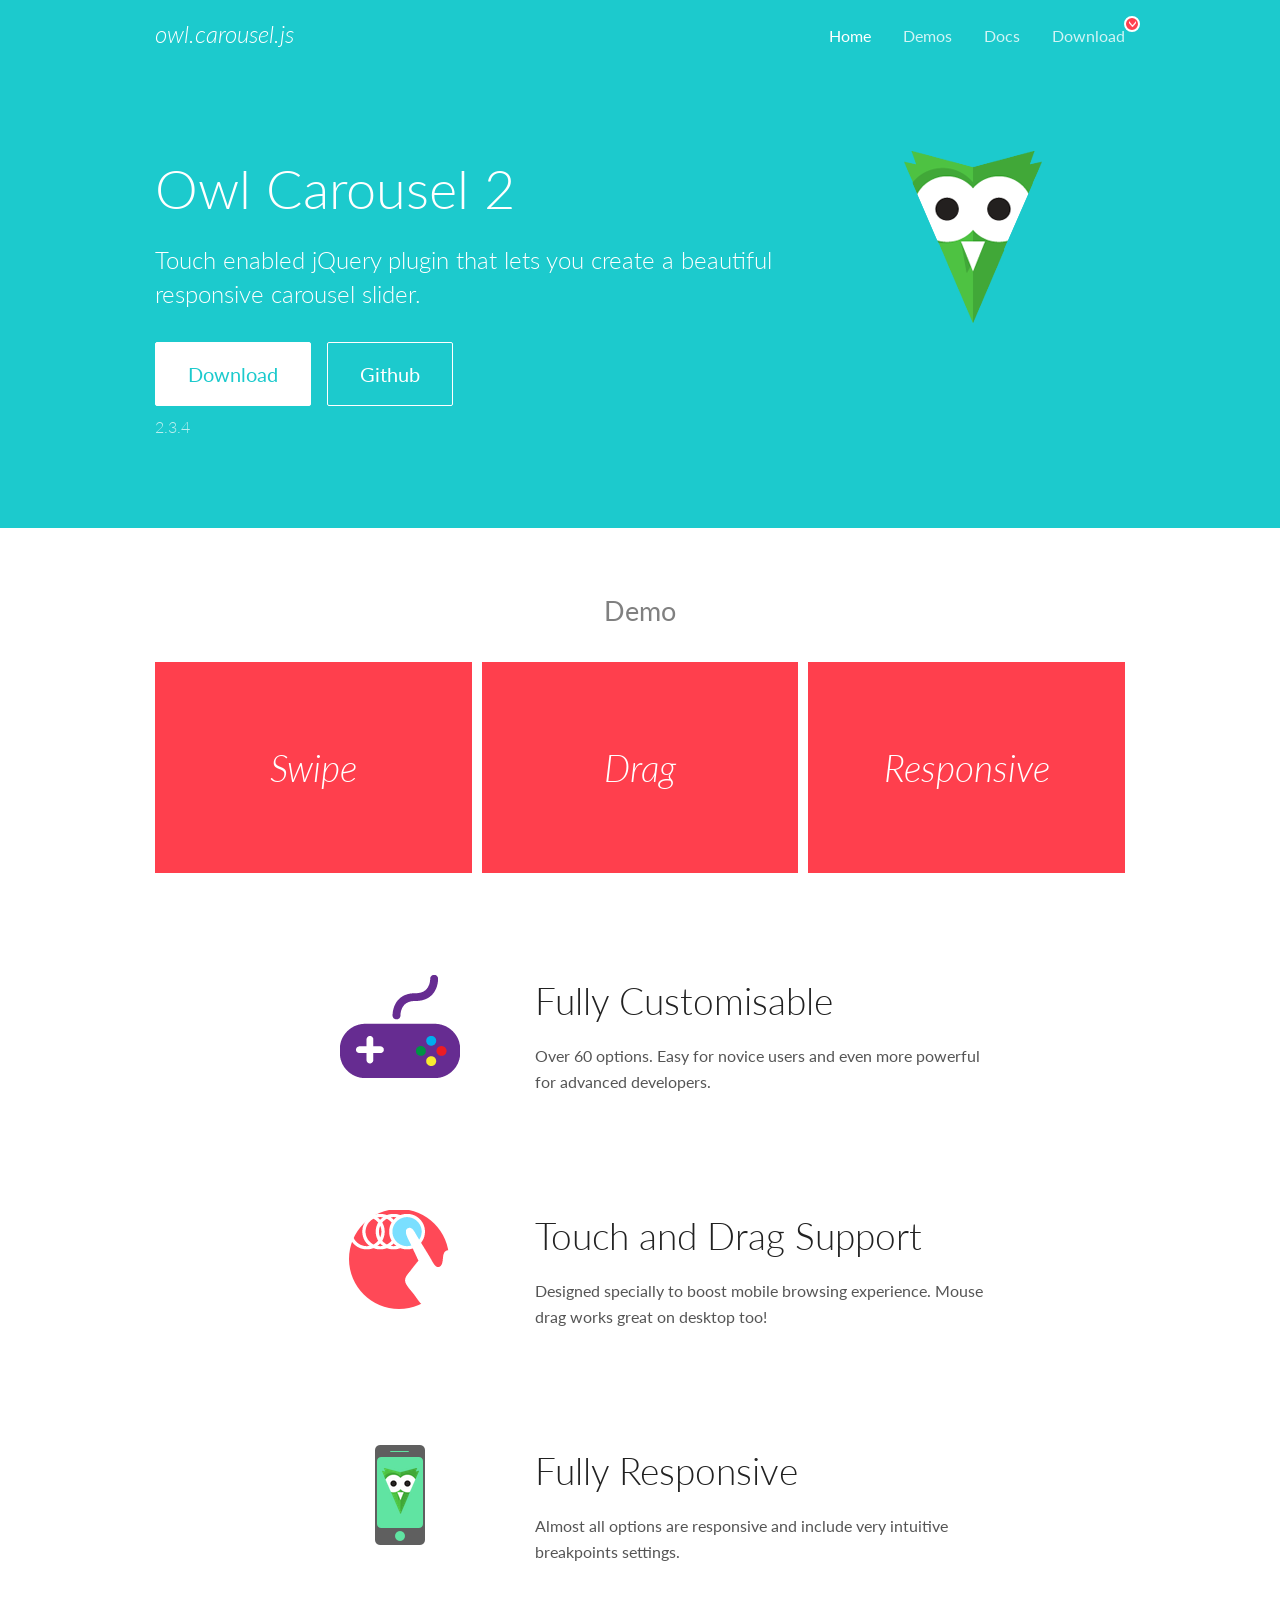
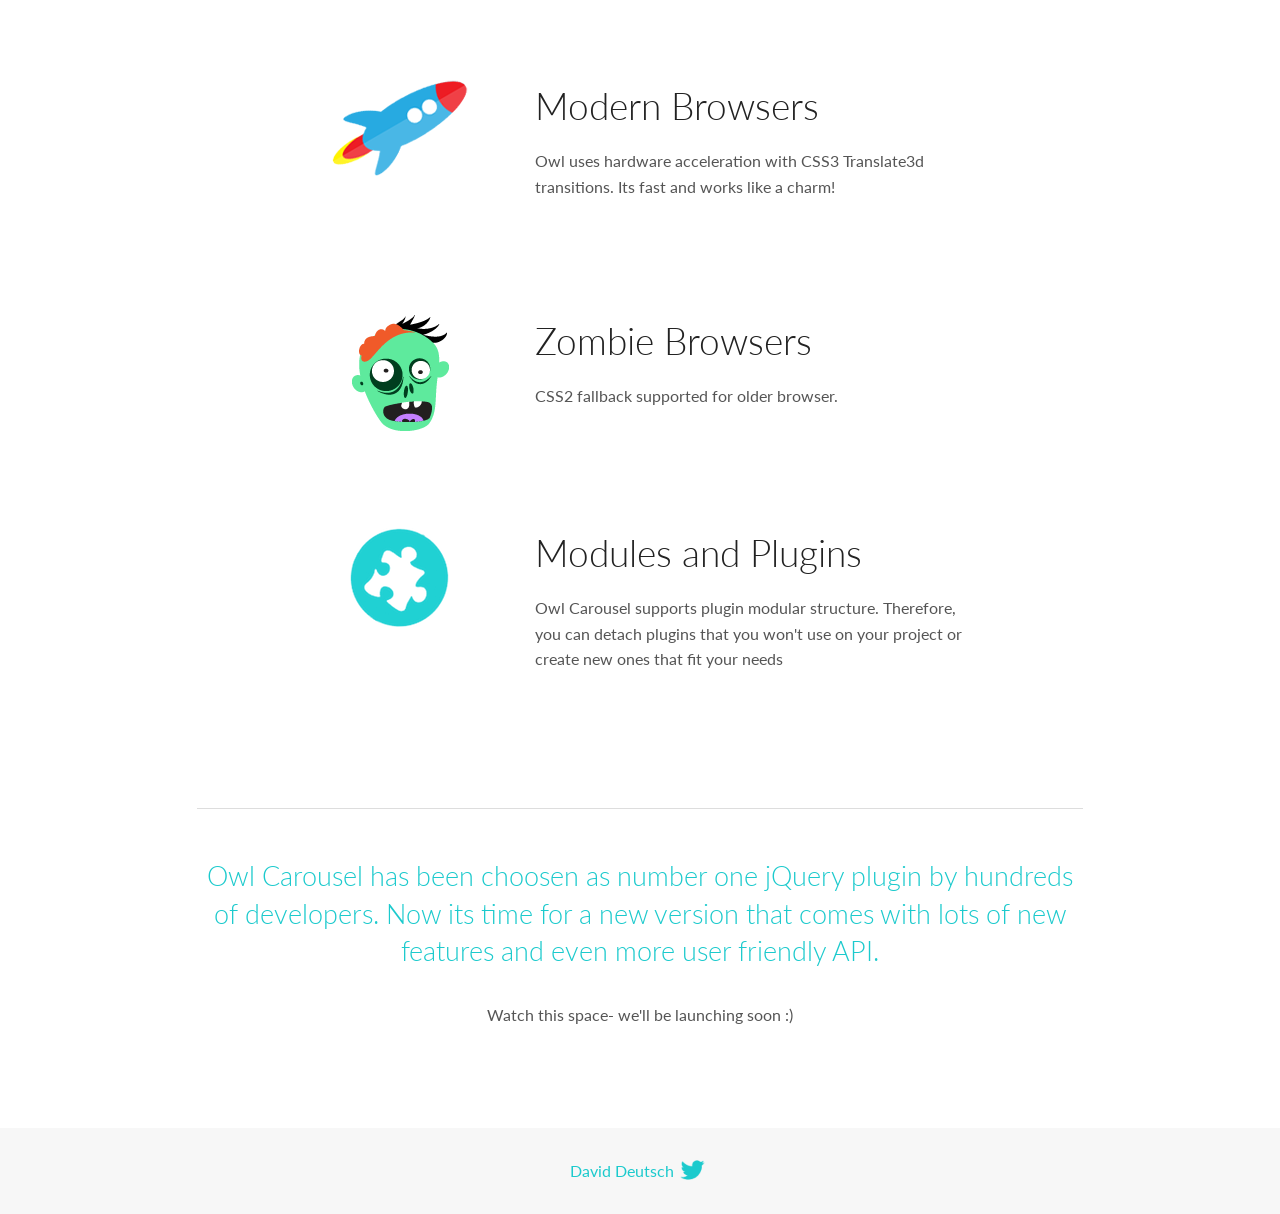
<file: public/OwlCarousel2-2.3.4/docs/index.html>
<!DOCTYPE html>
<html lang="en">
  <head>

    <!-- head -->
    <meta charset="utf-8">
    <meta name="msapplication-tap-highlight" content="no" />
    <meta name="viewport" content="width=device-width, initial-scale=1.0" />
    <meta name="description" content="Touch enabled jQuery plugin that lets you create beautiful responsive carousel slider.">
    <meta name="author" content="David Deutsch">
    <title>
      Home | Owl Carousel | 2.3.4
    </title>

    <!-- Stylesheets -->
    <link href='https://fonts.googleapis.com/css?family=Lato:300,400,700,400italic,300italic' rel='stylesheet' type='text/css'>
    <link rel="stylesheet" href="assets/css/docs.theme.min.css">

    <!-- Owl Stylesheets -->
    <link rel="stylesheet" href="assets/owlcarousel/assets/owl.carousel.min.css">
    <link rel="stylesheet" href="assets/owlcarousel/assets/owl.theme.default.min.css">

    <!-- HTML5 shim and Respond.js IE8 support of HTML5 elements and media queries -->

    <!--[if lt IE 9]>
      <script src="https://oss.maxcdn.com/libs/html5shiv/3.7.0/html5shiv.js"></script>
      <script src="https://oss.maxcdn.com/libs/respond.js/1.3.0/respond.min.js"></script>
    <![endif]-->

    <!-- Favicons -->
    <link rel="apple-touch-icon-precomposed" sizes="144x144" href="assets/ico/apple-touch-icon-144-precomposed.png">
    <link rel="shortcut icon" href="assets/ico/favicon.png">
    <link rel="shortcut icon" href="favicon.ico">

    <!-- Yeah i know js should not be in header. Its required for demos.-->

    <!-- javascript -->
    <script src="assets/vendors/jquery.min.js"></script>
    <script src="assets/owlcarousel/owl.carousel.js"></script>
  </head>
  <body>

    <!-- header -->
    <header class="header">
      <div class="row">
        <div class="large-12 columns">
          <div class="brand left">
            <h3>
              <a href="/OwlCarousel2/">owl.carousel.js</a> 
            </h3>
          </div>
          <a id="toggle-nav" class="right">
            <span></span> <span></span> <span></span> 
          </a> 
          <div class="nav-bar">
            <ul class="clearfix">
              <li class="active">
                <a href="/OwlCarousel2/index.html">Home</a> 
              </li>
              <li> <a href="/OwlCarousel2/demos/demos.html">Demos</a>  </li>
              <li> <a href="/OwlCarousel2/docs/started-welcome.html">Docs</a>  </li>
              <li>
                <a href="https://github.com/OwlCarousel2/OwlCarousel2/archive/2.3.4.zip">Download</a> 
                <span class="download"></span> 
              </li>
            </ul>
          </div>
        </div>
      </div>
    </header>

    <!-- home panel -->
    <section id="hero">
      <div class="row">
        <div class="large-8 medium-8 columns">
          <h1>Owl Carousel 2</h1>
          <h4>Touch enabled jQuery plugin that lets you create a beautiful responsive carousel slider.</h4>
          <a href="https://github.com/OwlCarousel2/OwlCarousel2/archive/2.3.4.zip" class="hero-button">Download</a> 
          <a href="https://github.com/OwlCarousel2/OwlCarousel2" class="hero-button outline">Github</a> 
          <p>2.3.4</p>
        </div>
        <div class="large-4 medium-4 columns">
          <img class="owl-logo" src="assets/img/owl-logo.png" alt="mr. Owl">
        </div>
      </div>
    </section>

    <!-- body -->
    <div class="home-demo">
      <div class="row">
        <div class="large-12 columns">
          <h3>Demo</h3>
          <div class="owl-carousel">
            <div class="item">
              <h2>Swipe</h2>
            </div>
            <div class="item">
              <h2>Drag</h2>
            </div>
            <div class="item">
              <h2>Responsive</h2>
            </div>
            <div class="item">
              <h2>CSS3</h2>
            </div>
            <div class="item">
              <h2>Fast</h2>
            </div>
            <div class="item">
              <h2>Easy</h2>
            </div>
            <div class="item">
              <h2>Free</h2>
            </div>
            <div class="item">
              <h2>Upgradable</h2>
            </div>
            <div class="item">
              <h2>Tons of options</h2>
            </div>
            <div class="item">
              <h2>Infinity</h2>
            </div>
            <div class="item">
              <h2>Auto Width</h2>
            </div>
          </div>
        </div>
      </div>
    </div>
    <script>
      var owl = $('.owl-carousel');
      owl.owlCarousel({
        margin: 10,
        loop: true,
        responsive: {
          0: {
            items: 1
          },
          600: {
            items: 2
          },
          1000: {
            items: 3
          }
        }
      })
    </script>

    <!-- features -->
    <div id="features">
      <div class="row">
        <div class="small-12 medium-9 small-centered columns">
          <section class="row feature">
            <div class="medium-4 small-12 columns">
              <img src="assets/img/feature-options.png" alt="">
            </div>
            <div class="medium-8 small-12 columns">
              <h2>Fully Customisable</h2>
              <p>Over 60 options. Easy for novice users and even more powerful for advanced developers.</p>
            </div>
          </section>
          <section class="row feature">
            <div class="medium-4 small-12 columns">
              <img src="assets/img/feature-drag.png" alt="">
            </div>
            <div class="medium-8 small-12 columns">
              <h2>Touch and Drag Support</h2>
              <p>Designed specially to boost mobile browsing experience. Mouse drag works great on desktop too!</p>
            </div>
          </section>
          <section class="row feature">
            <div class="medium-4 small-12 columns">
              <img src="assets/img/feature-responsive.png" alt="">
            </div>
            <div class="medium-8 small-12 columns">
              <h2>Fully Responsive</h2>
              <p>Almost all options are responsive and include very intuitive breakpoints settings.</p>
            </div>
          </section>
          <section class="row feature">
            <div class="medium-4 small-12 columns">
              <img src="assets/img/feature-modern.png" alt="">
            </div>
            <div class="medium-8 small-12 columns">
              <h2>Modern Browsers</h2>
              <p>Owl uses hardware acceleration with CSS3 Translate3d transitions. Its fast and works like a charm! </p>
            </div>
          </section>
          <section class="row feature">
            <div class="medium-4 small-12 columns">
              <img src="assets/img/feature-zombie.png" alt="">
            </div>
            <div class="medium-8 small-12 columns">
              <h2>Zombie Browsers</h2>
              <p>CSS2 fallback supported for older browser.</p>
            </div>
          </section>
          <section class="row feature">
            <div class="medium-4 small-12 columns">
              <img src="assets/img/feature-module.png" alt="">
            </div>
            <div class="medium-8 small-12 columns">
              <h2>Modules and Plugins</h2>
              <p>Owl Carousel supports plugin modular structure. Therefore, you can detach plugins that you won&#x27;t use on your project or create new ones that fit your needs</p>
            </div>
          </section>
        </div>
      </div>
    </div>

    <!-- footer -->
    <section id="teaser-text">
      <div class="row">
        <div class="small-12 medium-11 small-centered columns">
          <hr>
          <h3 id="owl-carousel-has-been-choosen-as-number-one-jquery-plugin-by-hundreds-of-developers-now-its-time-for-a-new-version-that-comes-with-lots-of-new-features-and-even-more-user-friendly-api-">Owl Carousel has been choosen as number one jQuery plugin by hundreds of developers. Now its time for a new version that comes with lots of new features and even more user friendly API.</h3>
          <p>Watch this space- we&#39;ll be launching soon :)</p>
        </div>
      </div>
    </section>

    <!-- footer -->
    <footer class="footer">
      <div class="row">
        <div class="large-12 columns">
          <h5>
            <a href="/OwlCarousel2/docs/support-contact.html">David Deutsch</a> 
            <a id="custom-tweet-button" href="https://twitter.com/share?url=https://github.com/OwlCarousel2/OwlCarousel2&text=Owl Carousel - This is so awesome! " target="_blank"></a> 
          </h5>
        </div>
      </div>
    </footer>

    <!-- vendors -->
    <script src="assets/vendors/highlight.js"></script>
    <script src="assets/js/app.js"></script>
  </body>
</html>
</file>
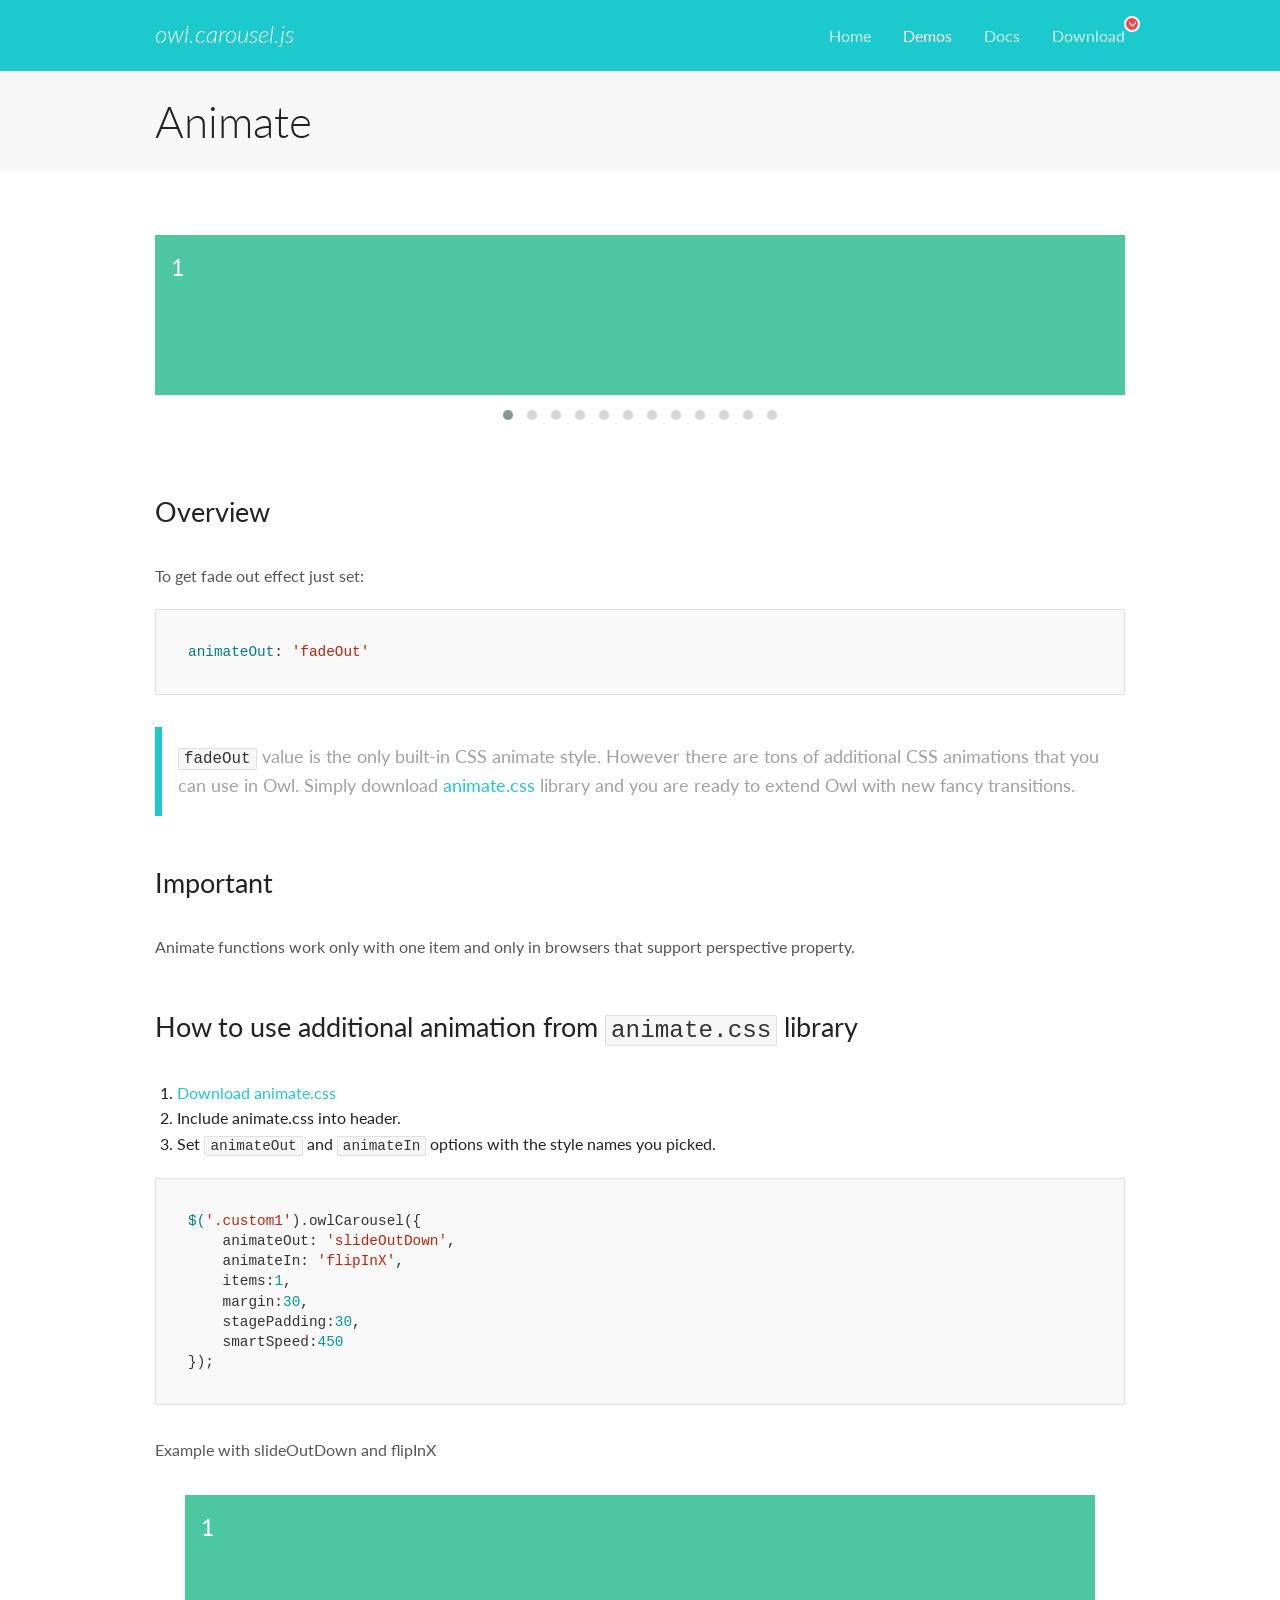
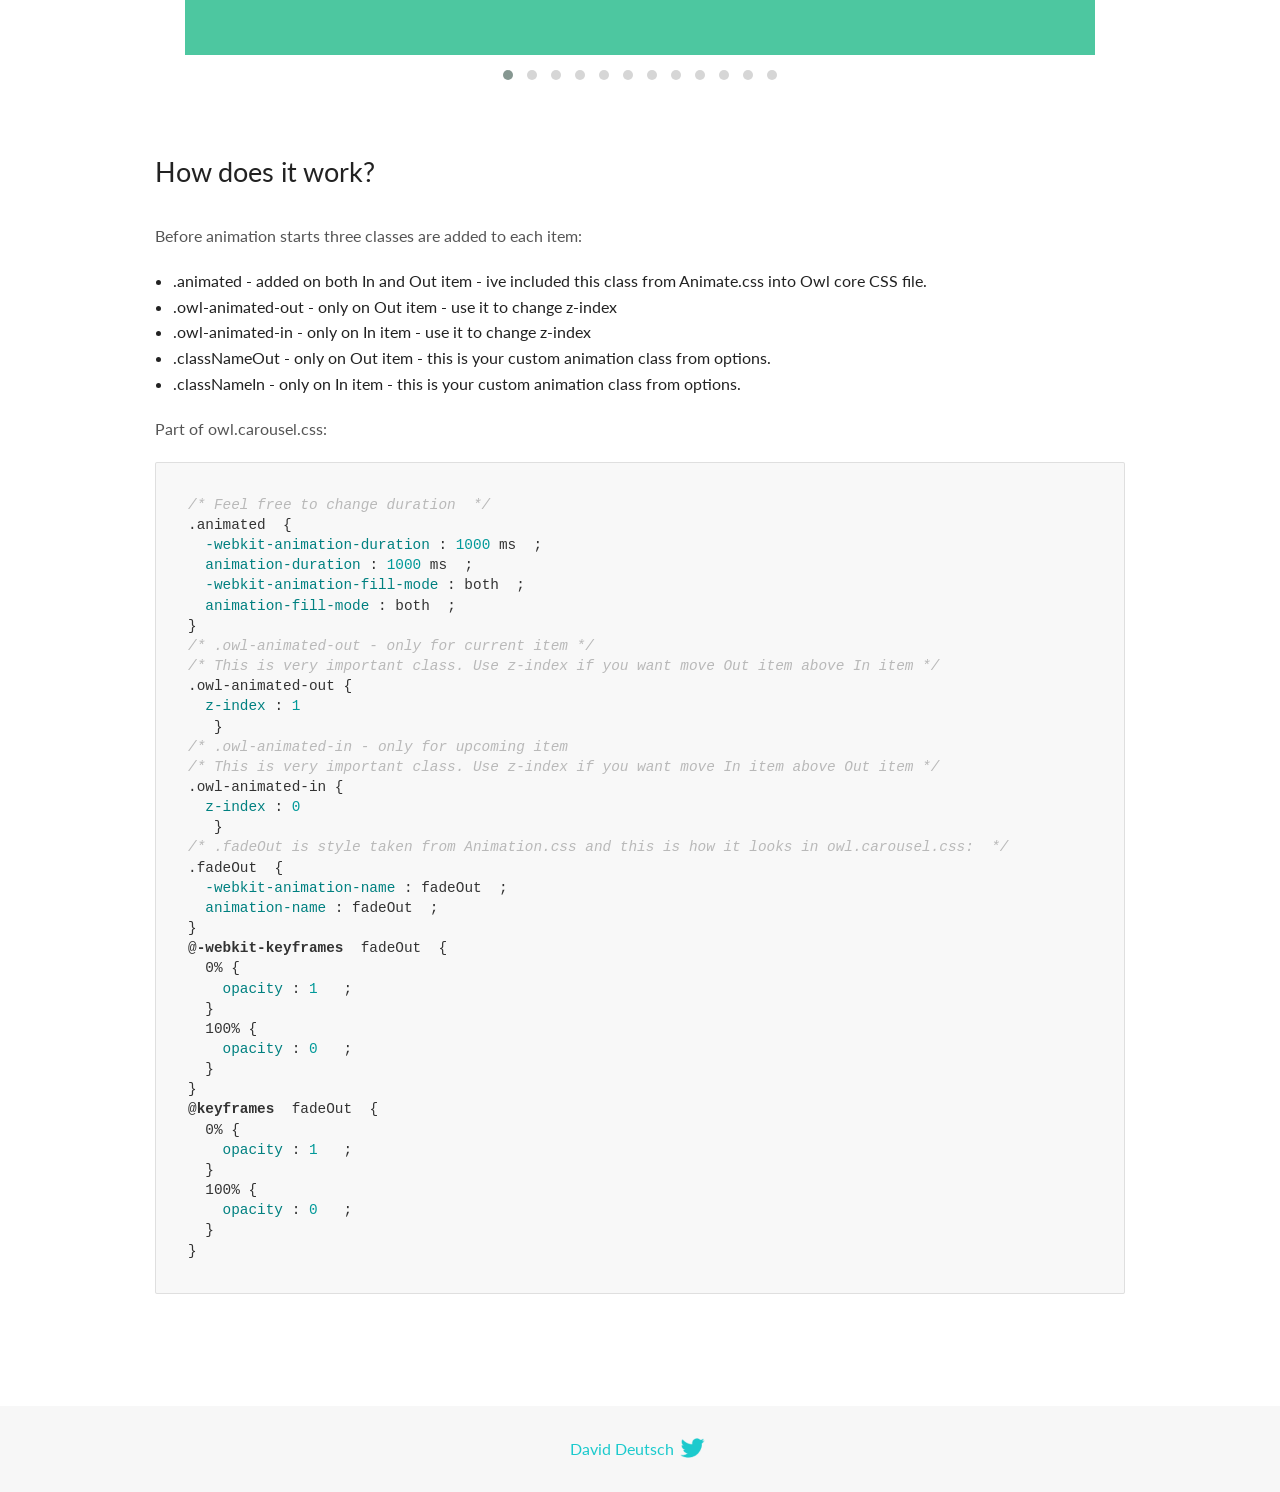
<file: public/OwlCarousel2-2.3.4/docs/demos/animate.html>
<!DOCTYPE html>
<html lang="en">
  <head>

    <!-- head -->
    <meta charset="utf-8">
    <meta name="msapplication-tap-highlight" content="no" />
    <meta name="viewport" content="width=device-width, initial-scale=1.0" />
    <meta name="description" content="Animate carousel">
    <meta name="author" content="David Deutsch">
    <title>
      Animate Demo | Owl Carousel | 2.3.4
    </title>

    <!-- Stylesheets -->
    <link href='https://fonts.googleapis.com/css?family=Lato:300,400,700,400italic,300italic' rel='stylesheet' type='text/css'>
    <link rel="stylesheet" href="../assets/css/docs.theme.min.css">

    <!-- Owl Stylesheets -->
    <link rel="stylesheet" href="../assets/owlcarousel/assets/owl.carousel.min.css">
    <link rel="stylesheet" href="../assets/owlcarousel/assets/owl.theme.default.min.css">

    <!-- HTML5 shim and Respond.js IE8 support of HTML5 elements and media queries -->

    <!--[if lt IE 9]>
      <script src="https://oss.maxcdn.com/libs/html5shiv/3.7.0/html5shiv.js"></script>
      <script src="https://oss.maxcdn.com/libs/respond.js/1.3.0/respond.min.js"></script>
    <![endif]-->

    <!-- Favicons -->
    <link rel="apple-touch-icon-precomposed" sizes="144x144" href="../assets/ico/apple-touch-icon-144-precomposed.png">
    <link rel="shortcut icon" href="../assets/ico/favicon.png">
    <link rel="shortcut icon" href="favicon.ico">

    <!-- Yeah i know js should not be in header. Its required for demos.-->

    <!-- javascript -->
    <script src="../assets/vendors/jquery.min.js"></script>
    <script src="../assets/owlcarousel/owl.carousel.js"></script>
  </head>
  <body>

    <!-- header -->
    <header class="header">
      <div class="row">
        <div class="large-12 columns">
          <div class="brand left">
            <h3>
              <a href="/OwlCarousel2/">owl.carousel.js</a> 
            </h3>
          </div>
          <a id="toggle-nav" class="right">
            <span></span> <span></span> <span></span> 
          </a> 
          <div class="nav-bar">
            <ul class="clearfix">
              <li> <a href="/OwlCarousel2/index.html">Home</a>  </li>
              <li class="active">
                <a href="/OwlCarousel2/demos/demos.html">Demos</a> 
              </li>
              <li> <a href="/OwlCarousel2/docs/started-welcome.html">Docs</a>  </li>
              <li>
                <a href="https://github.com/OwlCarousel2/OwlCarousel2/archive/2.3.4.zip">Download</a> 
                <span class="download"></span> 
              </li>
            </ul>
          </div>
        </div>
      </div>
    </header>

    <!-- title -->
    <section class="title">
      <div class="row">
        <div class="large-12 columns">
          <h1>Animate</h1>
        </div>
      </div>
    </section>

    <!--  Demos -->
    <section id="demos">
      <div class="row">
        <div class="large-12 columns">
          <div class="fadeOut owl-carousel owl-theme">
            <div class="item">
              <h4>1</h4>
            </div>
            <div class="item">
              <h4>2</h4>
            </div>
            <div class="item">
              <h4>3</h4>
            </div>
            <div class="item">
              <h4>4</h4>
            </div>
            <div class="item">
              <h4>5</h4>
            </div>
            <div class="item">
              <h4>6</h4>
            </div>
            <div class="item">
              <h4>7</h4>
            </div>
            <div class="item">
              <h4>8</h4>
            </div>
            <div class="item">
              <h4>9</h4>
            </div>
            <div class="item">
              <h4>10</h4>
            </div>
            <div class="item">
              <h4>11</h4>
            </div>
            <div class="item">
              <h4>12</h4>
            </div>
          </div>
          <h3 id="overview">Overview</h3>
          <p>To get fade out effect just set:</p>
          <pre><code>animateOut: &#39;fadeOut&#39;</code></pre>
          <blockquote>
            <p><code>fadeOut</code> value is the only built-in CSS animate style. However there are tons of additional CSS animations that you can use in Owl. Simply download
              <a href="https://daneden.github.io/animate.css/">animate.css</a>  library and you are ready to extend Owl with new fancy transitions.</p>
          </blockquote>
          <h3 id="important">Important</h3>
          <p>Animate functions work only with one item and only in browsers that support perspective property.</p>
          <h3 id="how-to-use-additional-animation-from-animate-css-library">How to use additional animation from <code>animate.css</code> library</h3>
          <ol>
            <li> <a href="https://daneden.github.io/animate.css/">Download animate.css</a>  </li>
            <li>Include animate.css into header.</li>
            <li>Set <code>animateOut</code> and <code>animateIn</code> options with the style names you picked.</li>
          </ol>
          <pre><code>$(&#39;.custom1&#39;).owlCarousel({
    animateOut: &#39;slideOutDown&#39;,
    animateIn: &#39;flipInX&#39;,
    items:1,
    margin:30,
    stagePadding:30,
    smartSpeed:450
});</code></pre>
          <p>Example with slideOutDown and flipInX</p>
          <div class="custom1 owl-carousel owl-theme">
            <div class="item">
              <h4>1</h4>
            </div>
            <div class="item">
              <h4>2</h4>
            </div>
            <div class="item">
              <h4>3</h4>
            </div>
            <div class="item">
              <h4>4</h4>
            </div>
            <div class="item">
              <h4>5</h4>
            </div>
            <div class="item">
              <h4>6</h4>
            </div>
            <div class="item">
              <h4>7</h4>
            </div>
            <div class="item">
              <h4>8</h4>
            </div>
            <div class="item">
              <h4>9</h4>
            </div>
            <div class="item">
              <h4>10</h4>
            </div>
            <div class="item">
              <h4>11</h4>
            </div>
            <div class="item">
              <h4>12</h4>
            </div>
          </div>
          <h3 id="how-does-it-work-">How does it work?</h3>
          <p>Before animation starts three classes are added to each item:</p>
          <ul>
            <li>.animated - added on both In and Out item - ive included this class from Animate.css into Owl core CSS file.</li>
            <li>.owl-animated-out - only on Out item - use it to change z-index</li>
            <li>.owl-animated-in - only on In item - use it to change z-index</li>
            <li>.classNameOut - only on Out item - this is your custom animation class from options.</li>
            <li>.classNameIn - only on In item - this is your custom animation class from options.</li>
          </ul>
          <p>Part of owl.carousel.css:</p>
          <pre><code class="language-css"><span class="comment">/* Feel free to change duration  */</span> 
<span class="class">.animated</span>  <span class="rules">{
  <span class="rule"><span class="attribute">-webkit-animation-duration</span> :<span class="value"> <span class="number">1000</span> ms</span> </span> ;
  <span class="rule"><span class="attribute">animation-duration</span> :<span class="value"> <span class="number">1000</span> ms</span> </span> ;
  <span class="rule"><span class="attribute">-webkit-animation-fill-mode</span> :<span class="value"> both</span> </span> ;
  <span class="rule"><span class="attribute">animation-fill-mode</span> :<span class="value"> both</span> </span> ;
<span class="rule">}</span> </span> 
<span class="comment">/* .owl-animated-out - only for current item */</span> 
<span class="comment">/* This is very important class. Use z-index if you want move Out item above In item */</span> 
<span class="class">.owl-animated-out</span> <span class="rules">{
  <span class="rule"><span class="attribute">z-index</span> :<span class="value"> <span class="number">1</span> 
</span> </span> </span> }
<span class="comment">/* .owl-animated-in - only for upcoming item
/* This is very important class. Use z-index if you want move In item above Out item */</span> 
<span class="class">.owl-animated-in</span> <span class="rules">{
  <span class="rule"><span class="attribute">z-index</span> :<span class="value"> <span class="number">0</span> 
</span> </span> </span> }
<span class="comment">/* .fadeOut is style taken from Animation.css and this is how it looks in owl.carousel.css:  */</span> 
<span class="class">.fadeOut</span>  <span class="rules">{
  <span class="rule"><span class="attribute">-webkit-animation-name</span> :<span class="value"> fadeOut</span> </span> ;
  <span class="rule"><span class="attribute">animation-name</span> :<span class="value"> fadeOut</span> </span> ;
<span class="rule">}</span> </span> 
<span class="at_rule">@<span class="keyword">-webkit-keyframes</span>  fadeOut </span> {
  0% <span class="rules">{
    <span class="rule"><span class="attribute">opacity</span> :<span class="value"> <span class="number">1</span> </span> </span> ;
  <span class="rule">}</span> </span> 
  100% <span class="rules">{
    <span class="rule"><span class="attribute">opacity</span> :<span class="value"> <span class="number">0</span> </span> </span> ;
  <span class="rule">}</span> </span> 
}
<span class="at_rule">@<span class="keyword">keyframes</span>  fadeOut </span> {
  0% <span class="rules">{
    <span class="rule"><span class="attribute">opacity</span> :<span class="value"> <span class="number">1</span> </span> </span> ;
  <span class="rule">}</span> </span> 
  100% <span class="rules">{
    <span class="rule"><span class="attribute">opacity</span> :<span class="value"> <span class="number">0</span> </span> </span> ;
  <span class="rule">}</span> </span> 
}</code></pre>
          <link rel="stylesheet" href="../assets/css/animate.css">
          <script>
            jQuery(document).ready(function($) {
              $('.fadeOut').owlCarousel({
                items: 1,
                animateOut: 'fadeOut',
                loop: true,
                margin: 10,
              });
              $('.custom1').owlCarousel({
                animateOut: 'slideOutDown',
                animateIn: 'flipInX',
                items: 1,
                margin: 30,
                stagePadding: 30,
                smartSpeed: 450
              });
            });
          </script>
        </div>
      </div>
    </section>

    <!-- footer -->
    <footer class="footer">
      <div class="row">
        <div class="large-12 columns">
          <h5>
            <a href="/OwlCarousel2/docs/support-contact.html">David Deutsch</a> 
            <a id="custom-tweet-button" href="https://twitter.com/share?url=https://github.com/OwlCarousel2/OwlCarousel2&text=Owl Carousel - This is so awesome! " target="_blank"></a> 
          </h5>
        </div>
      </div>
    </footer>

    <!-- vendors -->
    <script src="../assets/vendors/highlight.js"></script>
    <script src="../assets/js/app.js"></script>
  </body>
</html>
</file>
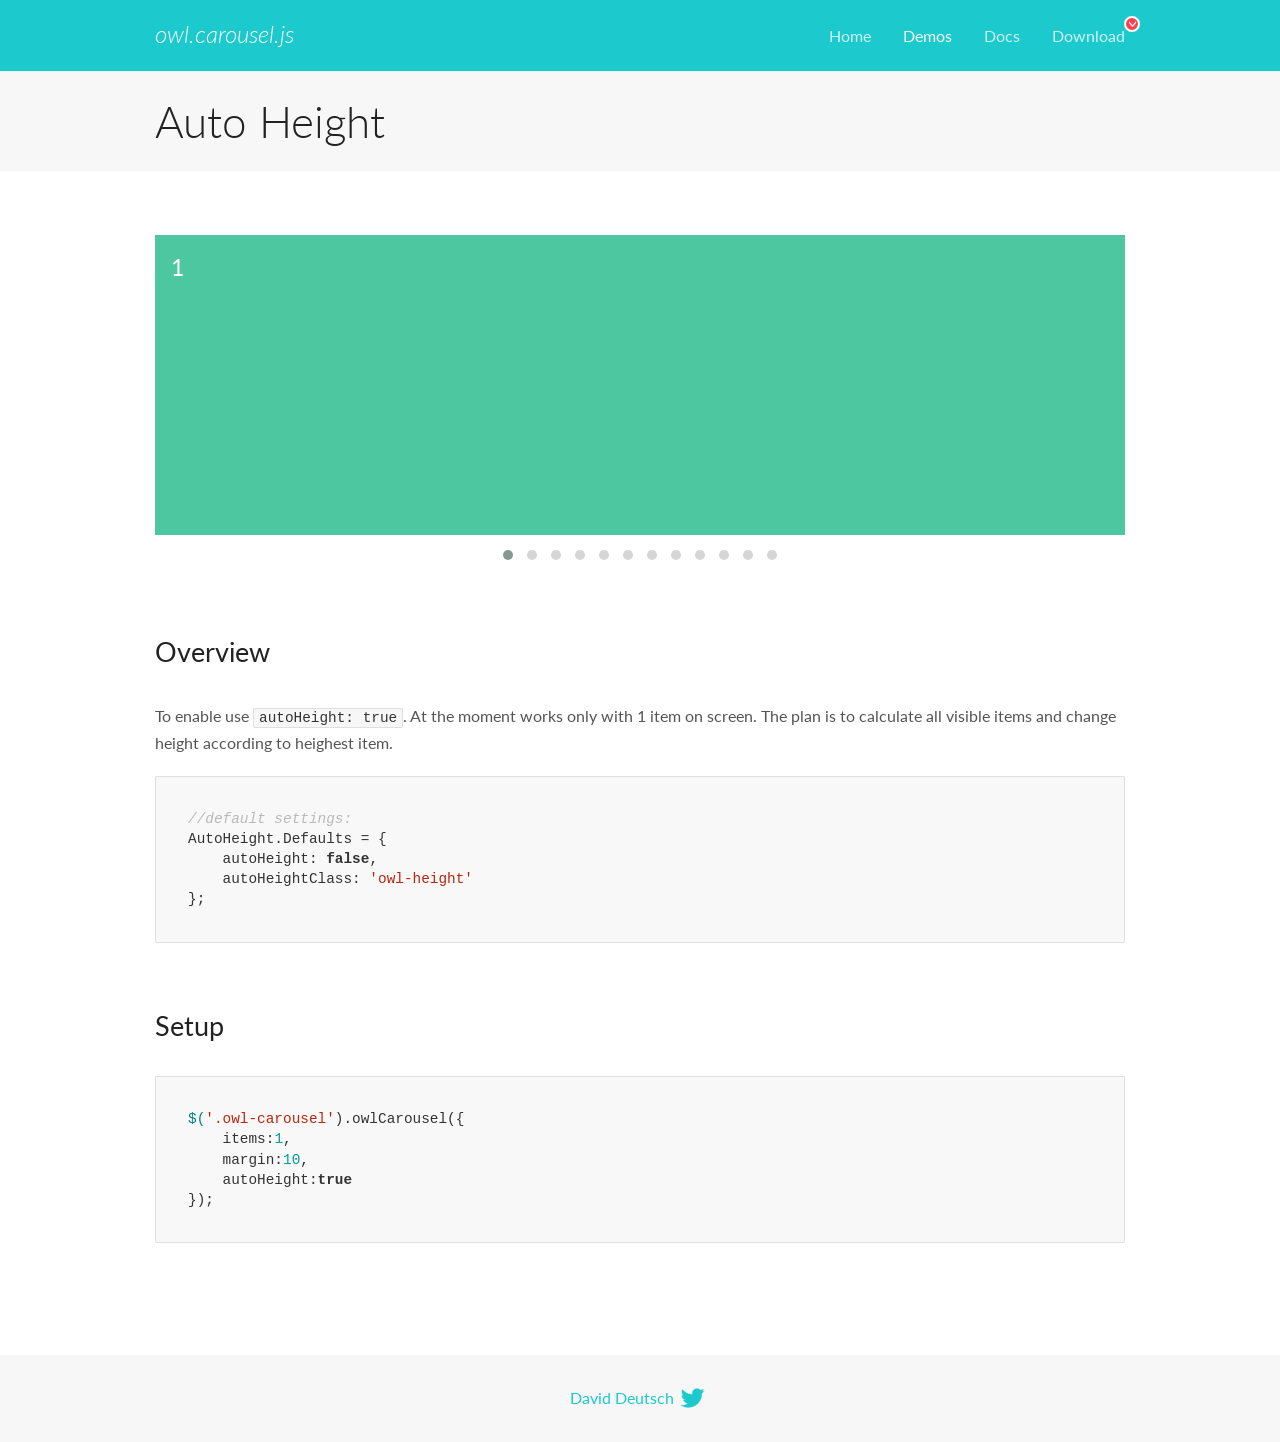
<file: public/OwlCarousel2-2.3.4/docs/demos/autoheight.html>
<!DOCTYPE html>
<html lang="en">
  <head>

    <!-- head -->
    <meta charset="utf-8">
    <meta name="msapplication-tap-highlight" content="no" />
    <meta name="viewport" content="width=device-width, initial-scale=1.0" />
    <meta name="description" content="autoHeight usage demo">
    <meta name="author" content="David Deutsch">
    <title>
      Auto Height Demo | Owl Carousel | 2.3.4
    </title>

    <!-- Stylesheets -->
    <link href='https://fonts.googleapis.com/css?family=Lato:300,400,700,400italic,300italic' rel='stylesheet' type='text/css'>
    <link rel="stylesheet" href="../assets/css/docs.theme.min.css">

    <!-- Owl Stylesheets -->
    <link rel="stylesheet" href="../assets/owlcarousel/assets/owl.carousel.min.css">
    <link rel="stylesheet" href="../assets/owlcarousel/assets/owl.theme.default.min.css">

    <!-- HTML5 shim and Respond.js IE8 support of HTML5 elements and media queries -->

    <!--[if lt IE 9]>
      <script src="https://oss.maxcdn.com/libs/html5shiv/3.7.0/html5shiv.js"></script>
      <script src="https://oss.maxcdn.com/libs/respond.js/1.3.0/respond.min.js"></script>
    <![endif]-->

    <!-- Favicons -->
    <link rel="apple-touch-icon-precomposed" sizes="144x144" href="../assets/ico/apple-touch-icon-144-precomposed.png">
    <link rel="shortcut icon" href="../assets/ico/favicon.png">
    <link rel="shortcut icon" href="favicon.ico">

    <!-- Yeah i know js should not be in header. Its required for demos.-->

    <!-- javascript -->
    <script src="../assets/vendors/jquery.min.js"></script>
    <script src="../assets/owlcarousel/owl.carousel.js"></script>
  </head>
  <body>

    <!-- header -->
    <header class="header">
      <div class="row">
        <div class="large-12 columns">
          <div class="brand left">
            <h3>
              <a href="/OwlCarousel2/">owl.carousel.js</a> 
            </h3>
          </div>
          <a id="toggle-nav" class="right">
            <span></span> <span></span> <span></span> 
          </a> 
          <div class="nav-bar">
            <ul class="clearfix">
              <li> <a href="/OwlCarousel2/index.html">Home</a>  </li>
              <li class="active">
                <a href="/OwlCarousel2/demos/demos.html">Demos</a> 
              </li>
              <li> <a href="/OwlCarousel2/docs/started-welcome.html">Docs</a>  </li>
              <li>
                <a href="https://github.com/OwlCarousel2/OwlCarousel2/archive/2.3.4.zip">Download</a> 
                <span class="download"></span> 
              </li>
            </ul>
          </div>
        </div>
      </div>
    </header>

    <!-- title -->
    <section class="title">
      <div class="row">
        <div class="large-12 columns">
          <h1>Auto Height</h1>
        </div>
      </div>
    </section>

    <!--  Demos -->
    <section id="demos">
      <div class="row">
        <div class="large-12 columns">
          <div class="owl-carousel owl-theme">
            <div class="item" style="height:300px">
              <h4>1</h4>
            </div>
            <div class="item" style="height:100px">
              <h4>2</h4>
            </div>
            <div class="item" style="height:500px">
              <h4>3</h4>
            </div>
            <div class="item" style="height:250px">
              <h4>4</h4>
            </div>
            <div class="item" style="height:400px">
              <h4>5</h4>
            </div>
            <div class="item" style="height:500px">
              <h4>6</h4>
            </div>
            <div class="item" style="height:600px">
              <h4>7</h4>
            </div>
            <div class="item" style="height:400px">
              <h4>8</h4>
            </div>
            <div class="item" style="height:300px">
              <h4>9</h4>
            </div>
            <div class="item" style="height:350px">
              <h4>10</h4>
            </div>
            <div class="item" style="height:200px">
              <h4>11</h4>
            </div>
            <div class="item" style="height:150px">
              <h4>12</h4>
            </div>
          </div>
          <h3 id="overview">Overview</h3>
          <p>To enable use <code>autoHeight: true</code>. At the moment works only with 1 item on screen. The plan is to calculate all visible items and change height according to heighest item.</p>
          <pre><code>//default settings:
AutoHeight.Defaults = {
    autoHeight: false,
    autoHeightClass: &#39;owl-height&#39;
};</code></pre>
          <h3 id="setup">Setup</h3>
          <pre><code>$(&#39;.owl-carousel&#39;).owlCarousel({
    items:1,
    margin:10,
    autoHeight:true
});</code></pre>
          <script>
            $(document).ready(function() {
              $('.owl-carousel').owlCarousel({
                items: 1,
                margin: 10,
                autoHeight: true
              });
            })
          </script>
        </div>
      </div>
    </section>

    <!-- footer -->
    <footer class="footer">
      <div class="row">
        <div class="large-12 columns">
          <h5>
            <a href="/OwlCarousel2/docs/support-contact.html">David Deutsch</a> 
            <a id="custom-tweet-button" href="https://twitter.com/share?url=https://github.com/OwlCarousel2/OwlCarousel2&text=Owl Carousel - This is so awesome! " target="_blank"></a> 
          </h5>
        </div>
      </div>
    </footer>

    <!-- vendors -->
    <script src="../assets/vendors/highlight.js"></script>
    <script src="../assets/js/app.js"></script>
  </body>
</html>
</file>
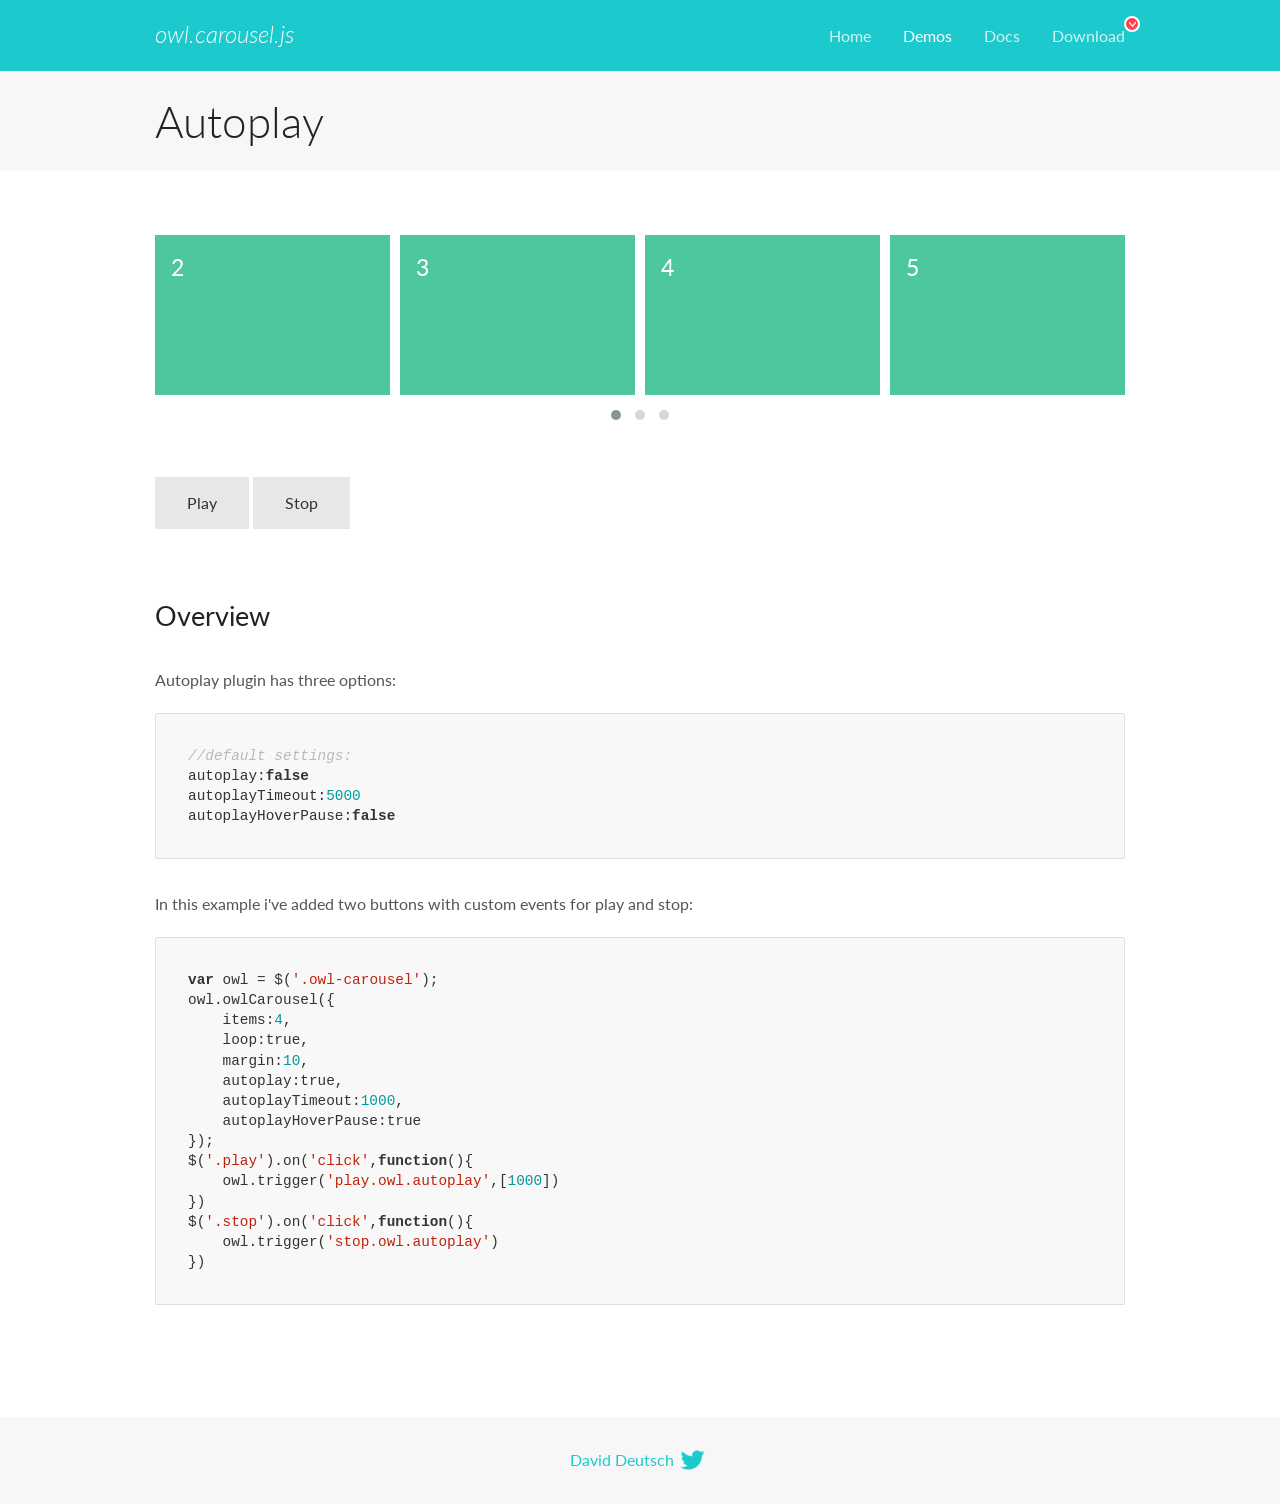
<file: public/OwlCarousel2-2.3.4/docs/demos/autoplay.html>
<!DOCTYPE html>
<html lang="en">
  <head>

    <!-- head -->
    <meta charset="utf-8">
    <meta name="msapplication-tap-highlight" content="no" />
    <meta name="viewport" content="width=device-width, initial-scale=1.0" />
    <meta name="description" content="Autoplay usage demo">
    <meta name="author" content="David Deutsch">
    <title>
      Autoplay Demo | Owl Carousel | 2.3.4
    </title>

    <!-- Stylesheets -->
    <link href='https://fonts.googleapis.com/css?family=Lato:300,400,700,400italic,300italic' rel='stylesheet' type='text/css'>
    <link rel="stylesheet" href="../assets/css/docs.theme.min.css">

    <!-- Owl Stylesheets -->
    <link rel="stylesheet" href="../assets/owlcarousel/assets/owl.carousel.min.css">
    <link rel="stylesheet" href="../assets/owlcarousel/assets/owl.theme.default.min.css">

    <!-- HTML5 shim and Respond.js IE8 support of HTML5 elements and media queries -->

    <!--[if lt IE 9]>
      <script src="https://oss.maxcdn.com/libs/html5shiv/3.7.0/html5shiv.js"></script>
      <script src="https://oss.maxcdn.com/libs/respond.js/1.3.0/respond.min.js"></script>
    <![endif]-->

    <!-- Favicons -->
    <link rel="apple-touch-icon-precomposed" sizes="144x144" href="../assets/ico/apple-touch-icon-144-precomposed.png">
    <link rel="shortcut icon" href="../assets/ico/favicon.png">
    <link rel="shortcut icon" href="favicon.ico">

    <!-- Yeah i know js should not be in header. Its required for demos.-->

    <!-- javascript -->
    <script src="../assets/vendors/jquery.min.js"></script>
    <script src="../assets/owlcarousel/owl.carousel.js"></script>
  </head>
  <body>

    <!-- header -->
    <header class="header">
      <div class="row">
        <div class="large-12 columns">
          <div class="brand left">
            <h3>
              <a href="/OwlCarousel2/">owl.carousel.js</a> 
            </h3>
          </div>
          <a id="toggle-nav" class="right">
            <span></span> <span></span> <span></span> 
          </a> 
          <div class="nav-bar">
            <ul class="clearfix">
              <li> <a href="/OwlCarousel2/index.html">Home</a>  </li>
              <li class="active">
                <a href="/OwlCarousel2/demos/demos.html">Demos</a> 
              </li>
              <li> <a href="/OwlCarousel2/docs/started-welcome.html">Docs</a>  </li>
              <li>
                <a href="https://github.com/OwlCarousel2/OwlCarousel2/archive/2.3.4.zip">Download</a> 
                <span class="download"></span> 
              </li>
            </ul>
          </div>
        </div>
      </div>
    </header>

    <!-- title -->
    <section class="title">
      <div class="row">
        <div class="large-12 columns">
          <h1>Autoplay</h1>
        </div>
      </div>
    </section>

    <!--  Demos -->
    <section id="demos">
      <div class="row">
        <div class="large-12 columns">
          <div class="owl-carousel owl-theme">
            <div class="item">
              <h4>1</h4>
            </div>
            <div class="item">
              <h4>2</h4>
            </div>
            <div class="item">
              <h4>3</h4>
            </div>
            <div class="item">
              <h4>4</h4>
            </div>
            <div class="item">
              <h4>5</h4>
            </div>
            <div class="item">
              <h4>6</h4>
            </div>
            <div class="item">
              <h4>7</h4>
            </div>
            <div class="item">
              <h4>8</h4>
            </div>
            <div class="item">
              <h4>9</h4>
            </div>
            <div class="item">
              <h4>10</h4>
            </div>
            <div class="item">
              <h4>11</h4>
            </div>
            <div class="item">
              <h4>12</h4>
            </div>
          </div>
          <a class="button secondary play">Play</a> 
          <a class="button secondary stop">Stop</a> 
          <h3 id="overview">Overview</h3>
          <p>Autoplay plugin has three options:</p>
          <pre><code>//default settings:
autoplay:false
autoplayTimeout:5000
autoplayHoverPause:false</code></pre>
          <p>In this example i&#39;ve added two buttons with custom events for play and stop:</p>
          <pre><code>var owl = $(&#39;.owl-carousel&#39;);
owl.owlCarousel({
    items:4,
    loop:true,
    margin:10,
    autoplay:true,
    autoplayTimeout:1000,
    autoplayHoverPause:true
});
$(&#39;.play&#39;).on(&#39;click&#39;,function(){
    owl.trigger(&#39;play.owl.autoplay&#39;,[1000])
})
$(&#39;.stop&#39;).on(&#39;click&#39;,function(){
    owl.trigger(&#39;stop.owl.autoplay&#39;)
})</code></pre>
          <script>
            $(document).ready(function() {
              var owl = $('.owl-carousel');
              owl.owlCarousel({
                items: 4,
                loop: true,
                margin: 10,
                autoplay: true,
                autoplayTimeout: 1000,
                autoplayHoverPause: true
              });
              $('.play').on('click', function() {
                owl.trigger('play.owl.autoplay', [1000])
              })
              $('.stop').on('click', function() {
                owl.trigger('stop.owl.autoplay')
              })
            })
          </script>
        </div>
      </div>
    </section>

    <!-- footer -->
    <footer class="footer">
      <div class="row">
        <div class="large-12 columns">
          <h5>
            <a href="/OwlCarousel2/docs/support-contact.html">David Deutsch</a> 
            <a id="custom-tweet-button" href="https://twitter.com/share?url=https://github.com/OwlCarousel2/OwlCarousel2&text=Owl Carousel - This is so awesome! " target="_blank"></a> 
          </h5>
        </div>
      </div>
    </footer>

    <!-- vendors -->
    <script src="../assets/vendors/highlight.js"></script>
    <script src="../assets/js/app.js"></script>
  </body>
</html>
</file>
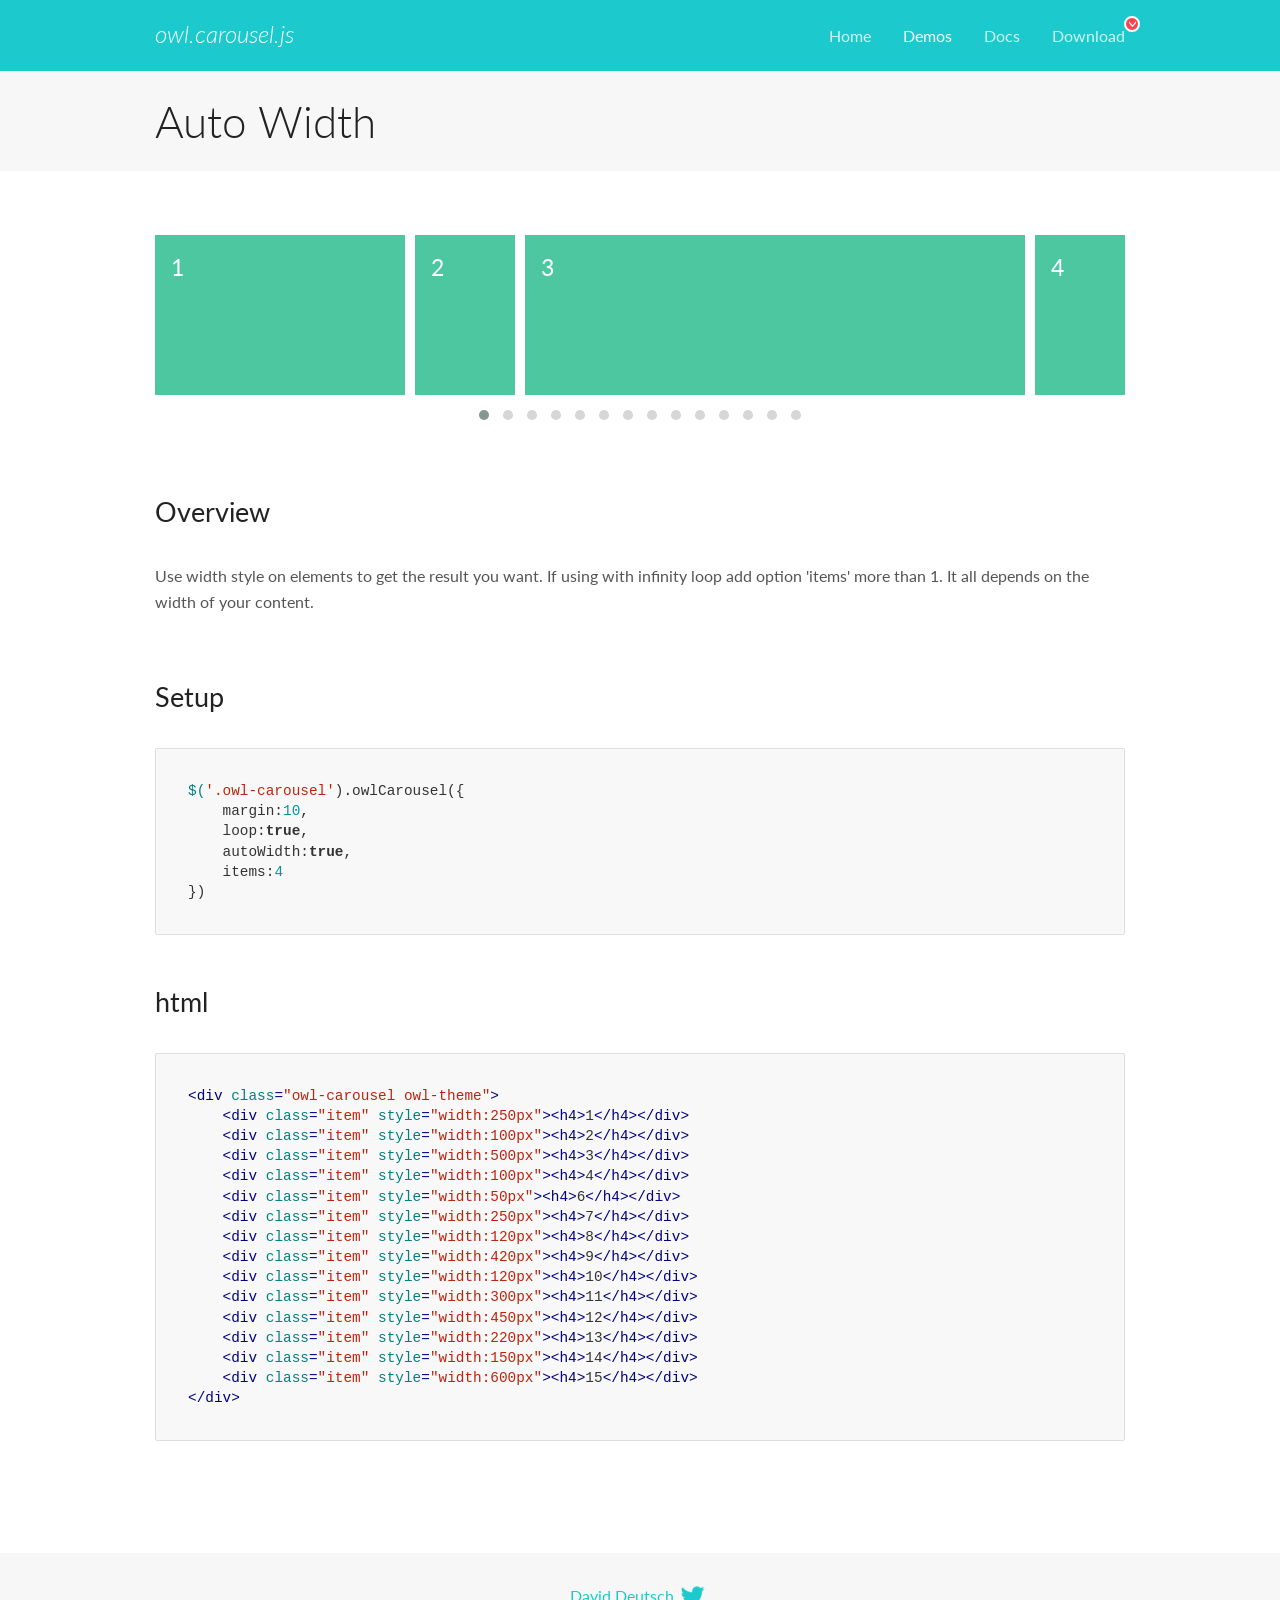
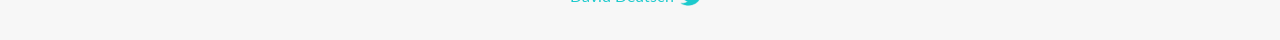
<file: public/OwlCarousel2-2.3.4/docs/demos/autowidth.html>
<!DOCTYPE html>
<html lang="en">
  <head>

    <!-- head -->
    <meta charset="utf-8">
    <meta name="msapplication-tap-highlight" content="no" />
    <meta name="viewport" content="width=device-width, initial-scale=1.0" />
    <meta name="description" content="Auto Width">
    <meta name="author" content="David Deutsch">
    <title>
      Auto Width Demo | Owl Carousel | 2.3.4
    </title>

    <!-- Stylesheets -->
    <link href='https://fonts.googleapis.com/css?family=Lato:300,400,700,400italic,300italic' rel='stylesheet' type='text/css'>
    <link rel="stylesheet" href="../assets/css/docs.theme.min.css">

    <!-- Owl Stylesheets -->
    <link rel="stylesheet" href="../assets/owlcarousel/assets/owl.carousel.min.css">
    <link rel="stylesheet" href="../assets/owlcarousel/assets/owl.theme.default.min.css">

    <!-- HTML5 shim and Respond.js IE8 support of HTML5 elements and media queries -->

    <!--[if lt IE 9]>
      <script src="https://oss.maxcdn.com/libs/html5shiv/3.7.0/html5shiv.js"></script>
      <script src="https://oss.maxcdn.com/libs/respond.js/1.3.0/respond.min.js"></script>
    <![endif]-->

    <!-- Favicons -->
    <link rel="apple-touch-icon-precomposed" sizes="144x144" href="../assets/ico/apple-touch-icon-144-precomposed.png">
    <link rel="shortcut icon" href="../assets/ico/favicon.png">
    <link rel="shortcut icon" href="favicon.ico">

    <!-- Yeah i know js should not be in header. Its required for demos.-->

    <!-- javascript -->
    <script src="../assets/vendors/jquery.min.js"></script>
    <script src="../assets/owlcarousel/owl.carousel.js"></script>
  </head>
  <body>

    <!-- header -->
    <header class="header">
      <div class="row">
        <div class="large-12 columns">
          <div class="brand left">
            <h3>
              <a href="/OwlCarousel2/">owl.carousel.js</a> 
            </h3>
          </div>
          <a id="toggle-nav" class="right">
            <span></span> <span></span> <span></span> 
          </a> 
          <div class="nav-bar">
            <ul class="clearfix">
              <li> <a href="/OwlCarousel2/index.html">Home</a>  </li>
              <li class="active">
                <a href="/OwlCarousel2/demos/demos.html">Demos</a> 
              </li>
              <li> <a href="/OwlCarousel2/docs/started-welcome.html">Docs</a>  </li>
              <li>
                <a href="https://github.com/OwlCarousel2/OwlCarousel2/archive/2.3.4.zip">Download</a> 
                <span class="download"></span> 
              </li>
            </ul>
          </div>
        </div>
      </div>
    </header>

    <!-- title -->
    <section class="title">
      <div class="row">
        <div class="large-12 columns">
          <h1>Auto Width</h1>
        </div>
      </div>
    </section>

    <!--  Demos -->
    <section id="demos">
      <div class="row">
        <div class="large-12 columns">
          <div class="owl-carousel owl-theme">
            <div class="item" style="width:250px">
              <h4>1</h4>
            </div>
            <div class="item" style="width:100px">
              <h4>2</h4>
            </div>
            <div class="item" style="width:500px">
              <h4>3</h4>
            </div>
            <div class="item" style="width:100px">
              <h4>4</h4>
            </div>
            <div class="item" style="width:50px">
              <h4>6</h4>
            </div>
            <div class="item" style="width:250px">
              <h4>7</h4>
            </div>
            <div class="item" style="width:120px">
              <h4>8</h4>
            </div>
            <div class="item" style="width:420px">
              <h4>9</h4>
            </div>
            <div class="item" style="width:120px">
              <h4>10</h4>
            </div>
            <div class="item" style="width:300px">
              <h4>11</h4>
            </div>
            <div class="item" style="width:450px">
              <h4>12</h4>
            </div>
            <div class="item" style="width:220px">
              <h4>13</h4>
            </div>
            <div class="item" style="width:150px">
              <h4>14</h4>
            </div>
            <div class="item" style="width:600px">
              <h4>15</h4>
            </div>
          </div>
          <h3 id="overview">Overview</h3>
          <p>Use width style on elements to get the result you want. If using with infinity loop add option &#39;items&#39; more than 1. It all depends on the width of your content.</p>
          <h3 id="setup">Setup</h3>
          <pre><code>$(&#39;.owl-carousel&#39;).owlCarousel({
    margin:10,
    loop:true,
    autoWidth:true,
    items:4
})</code></pre>
          <h3 id="html">html</h3>
          <pre><code>&lt;div class=&quot;owl-carousel owl-theme&quot;&gt;
    &lt;div class=&quot;item&quot; style=&quot;width:250px&quot;&gt;&lt;h4&gt;1&lt;/h4&gt;&lt;/div&gt;
    &lt;div class=&quot;item&quot; style=&quot;width:100px&quot;&gt;&lt;h4&gt;2&lt;/h4&gt;&lt;/div&gt;
    &lt;div class=&quot;item&quot; style=&quot;width:500px&quot;&gt;&lt;h4&gt;3&lt;/h4&gt;&lt;/div&gt;
    &lt;div class=&quot;item&quot; style=&quot;width:100px&quot;&gt;&lt;h4&gt;4&lt;/h4&gt;&lt;/div&gt;
    &lt;div class=&quot;item&quot; style=&quot;width:50px&quot;&gt;&lt;h4&gt;6&lt;/h4&gt;&lt;/div&gt;
    &lt;div class=&quot;item&quot; style=&quot;width:250px&quot;&gt;&lt;h4&gt;7&lt;/h4&gt;&lt;/div&gt;
    &lt;div class=&quot;item&quot; style=&quot;width:120px&quot;&gt;&lt;h4&gt;8&lt;/h4&gt;&lt;/div&gt;
    &lt;div class=&quot;item&quot; style=&quot;width:420px&quot;&gt;&lt;h4&gt;9&lt;/h4&gt;&lt;/div&gt;
    &lt;div class=&quot;item&quot; style=&quot;width:120px&quot;&gt;&lt;h4&gt;10&lt;/h4&gt;&lt;/div&gt;
    &lt;div class=&quot;item&quot; style=&quot;width:300px&quot;&gt;&lt;h4&gt;11&lt;/h4&gt;&lt;/div&gt;
    &lt;div class=&quot;item&quot; style=&quot;width:450px&quot;&gt;&lt;h4&gt;12&lt;/h4&gt;&lt;/div&gt;
    &lt;div class=&quot;item&quot; style=&quot;width:220px&quot;&gt;&lt;h4&gt;13&lt;/h4&gt;&lt;/div&gt;
    &lt;div class=&quot;item&quot; style=&quot;width:150px&quot;&gt;&lt;h4&gt;14&lt;/h4&gt;&lt;/div&gt;
    &lt;div class=&quot;item&quot; style=&quot;width:600px&quot;&gt;&lt;h4&gt;15&lt;/h4&gt;&lt;/div&gt;
&lt;/div&gt;</code></pre>
          <script>
            $(document).ready(function() {
              $('.owl-carousel').owlCarousel({
                margin: 10,
                loop: true,
                autoWidth: true,
                items: 4
              })
            })
          </script>
        </div>
      </div>
    </section>

    <!-- footer -->
    <footer class="footer">
      <div class="row">
        <div class="large-12 columns">
          <h5>
            <a href="/OwlCarousel2/docs/support-contact.html">David Deutsch</a> 
            <a id="custom-tweet-button" href="https://twitter.com/share?url=https://github.com/OwlCarousel2/OwlCarousel2&text=Owl Carousel - This is so awesome! " target="_blank"></a> 
          </h5>
        </div>
      </div>
    </footer>

    <!-- vendors -->
    <script src="../assets/vendors/highlight.js"></script>
    <script src="../assets/js/app.js"></script>
  </body>
</html>
</file>
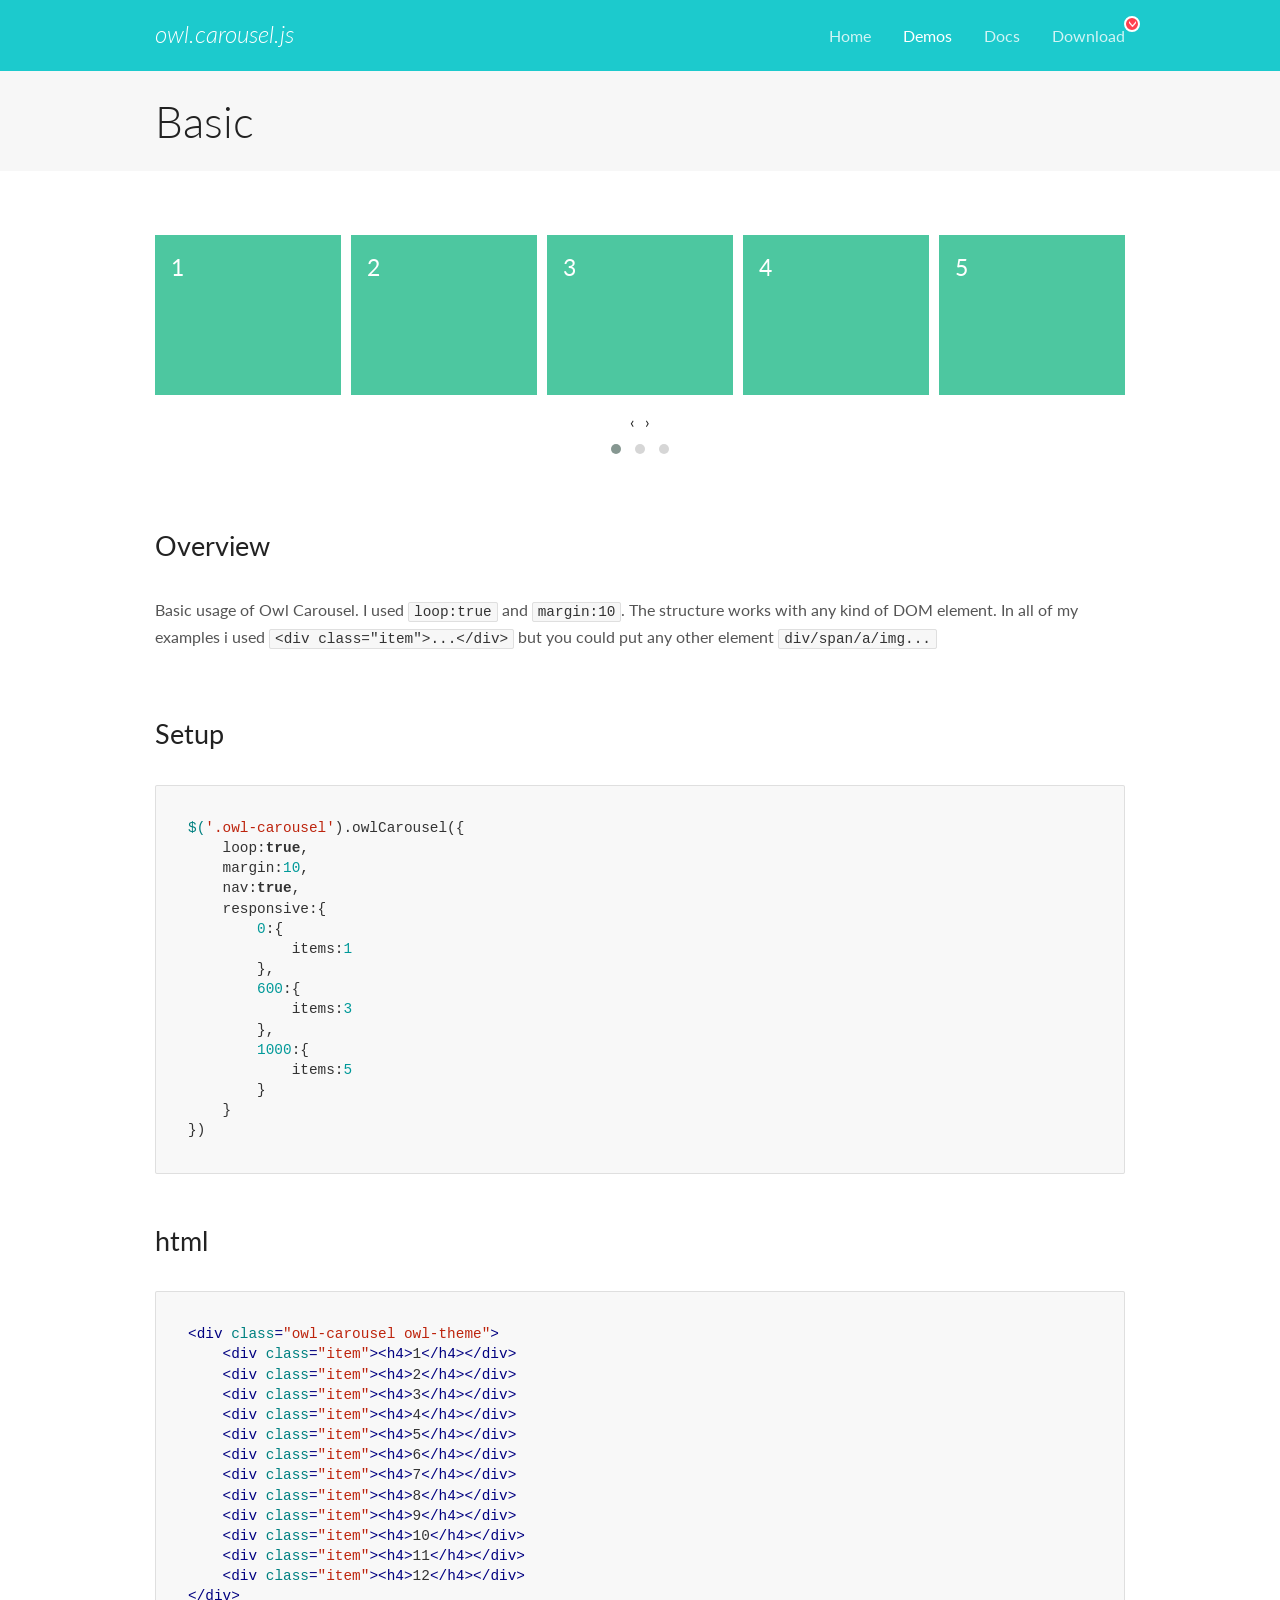
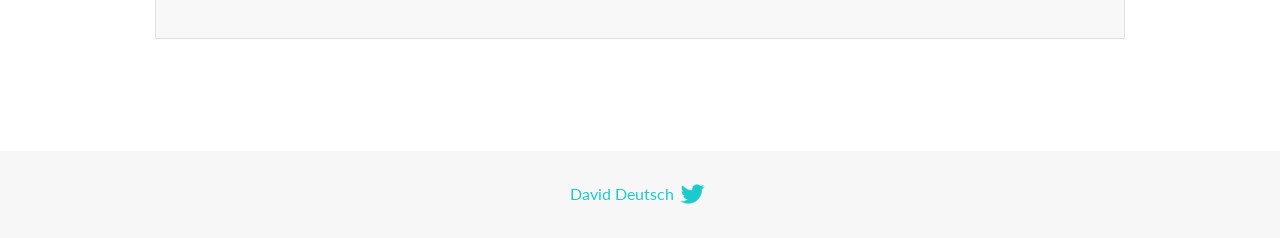
<file: public/OwlCarousel2-2.3.4/docs/demos/basic.html>
<!DOCTYPE html>
<html lang="en">
  <head>

    <!-- head -->
    <meta charset="utf-8">
    <meta name="msapplication-tap-highlight" content="no" />
    <meta name="viewport" content="width=device-width, initial-scale=1.0" />
    <meta name="description" content="Basic usage demo">
    <meta name="author" content="David Deutsch">
    <title>
      Basic Demo | Owl Carousel | 2.3.4
    </title>

    <!-- Stylesheets -->
    <link href='https://fonts.googleapis.com/css?family=Lato:300,400,700,400italic,300italic' rel='stylesheet' type='text/css'>
    <link rel="stylesheet" href="../assets/css/docs.theme.min.css">

    <!-- Owl Stylesheets -->
    <link rel="stylesheet" href="../assets/owlcarousel/assets/owl.carousel.min.css">
    <link rel="stylesheet" href="../assets/owlcarousel/assets/owl.theme.default.min.css">

    <!-- HTML5 shim and Respond.js IE8 support of HTML5 elements and media queries -->

    <!--[if lt IE 9]>
      <script src="https://oss.maxcdn.com/libs/html5shiv/3.7.0/html5shiv.js"></script>
      <script src="https://oss.maxcdn.com/libs/respond.js/1.3.0/respond.min.js"></script>
    <![endif]-->

    <!-- Favicons -->
    <link rel="apple-touch-icon-precomposed" sizes="144x144" href="../assets/ico/apple-touch-icon-144-precomposed.png">
    <link rel="shortcut icon" href="../assets/ico/favicon.png">
    <link rel="shortcut icon" href="favicon.ico">

    <!-- Yeah i know js should not be in header. Its required for demos.-->

    <!-- javascript -->
    <script src="../assets/vendors/jquery.min.js"></script>
    <script src="../assets/owlcarousel/owl.carousel.js"></script>
  </head>
  <body>

    <!-- header -->
    <header class="header">
      <div class="row">
        <div class="large-12 columns">
          <div class="brand left">
            <h3>
              <a href="/OwlCarousel2/">owl.carousel.js</a> 
            </h3>
          </div>
          <a id="toggle-nav" class="right">
            <span></span> <span></span> <span></span> 
          </a> 
          <div class="nav-bar">
            <ul class="clearfix">
              <li> <a href="/OwlCarousel2/index.html">Home</a>  </li>
              <li class="active">
                <a href="/OwlCarousel2/demos/demos.html">Demos</a> 
              </li>
              <li> <a href="/OwlCarousel2/docs/started-welcome.html">Docs</a>  </li>
              <li>
                <a href="https://github.com/OwlCarousel2/OwlCarousel2/archive/2.3.4.zip">Download</a> 
                <span class="download"></span> 
              </li>
            </ul>
          </div>
        </div>
      </div>
    </header>

    <!-- title -->
    <section class="title">
      <div class="row">
        <div class="large-12 columns">
          <h1>Basic</h1>
        </div>
      </div>
    </section>

    <!--  Demos -->
    <section id="demos">
      <div class="row">
        <div class="large-12 columns">
          <div class="owl-carousel owl-theme">
            <div class="item">
              <h4>1</h4>
            </div>
            <div class="item">
              <h4>2</h4>
            </div>
            <div class="item">
              <h4>3</h4>
            </div>
            <div class="item">
              <h4>4</h4>
            </div>
            <div class="item">
              <h4>5</h4>
            </div>
            <div class="item">
              <h4>6</h4>
            </div>
            <div class="item">
              <h4>7</h4>
            </div>
            <div class="item">
              <h4>8</h4>
            </div>
            <div class="item">
              <h4>9</h4>
            </div>
            <div class="item">
              <h4>10</h4>
            </div>
            <div class="item">
              <h4>11</h4>
            </div>
            <div class="item">
              <h4>12</h4>
            </div>
          </div>
          <h3 id="overview">Overview</h3>
          <p>Basic usage of Owl Carousel. I used <code>loop:true</code> and <code>margin:10</code>. The structure works with any kind of DOM element. In all of my examples i used <code>&lt;div class=&quot;item&quot;&gt;...&lt;/div&gt;</code> but you could
            put any other element <code>div/span/a/img...</code></p>
          <h3 id="setup">Setup</h3>
          <pre><code>$(&#39;.owl-carousel&#39;).owlCarousel({
    loop:true,
    margin:10,
    nav:true,
    responsive:{
        0:{
            items:1
        },
        600:{
            items:3
        },
        1000:{
            items:5
        }
    }
})</code></pre>
          <h3 id="html">html</h3>
          <pre><code>&lt;div class=&quot;owl-carousel owl-theme&quot;&gt;
    &lt;div class=&quot;item&quot;&gt;&lt;h4&gt;1&lt;/h4&gt;&lt;/div&gt;
    &lt;div class=&quot;item&quot;&gt;&lt;h4&gt;2&lt;/h4&gt;&lt;/div&gt;
    &lt;div class=&quot;item&quot;&gt;&lt;h4&gt;3&lt;/h4&gt;&lt;/div&gt;
    &lt;div class=&quot;item&quot;&gt;&lt;h4&gt;4&lt;/h4&gt;&lt;/div&gt;
    &lt;div class=&quot;item&quot;&gt;&lt;h4&gt;5&lt;/h4&gt;&lt;/div&gt;
    &lt;div class=&quot;item&quot;&gt;&lt;h4&gt;6&lt;/h4&gt;&lt;/div&gt;
    &lt;div class=&quot;item&quot;&gt;&lt;h4&gt;7&lt;/h4&gt;&lt;/div&gt;
    &lt;div class=&quot;item&quot;&gt;&lt;h4&gt;8&lt;/h4&gt;&lt;/div&gt;
    &lt;div class=&quot;item&quot;&gt;&lt;h4&gt;9&lt;/h4&gt;&lt;/div&gt;
    &lt;div class=&quot;item&quot;&gt;&lt;h4&gt;10&lt;/h4&gt;&lt;/div&gt;
    &lt;div class=&quot;item&quot;&gt;&lt;h4&gt;11&lt;/h4&gt;&lt;/div&gt;
    &lt;div class=&quot;item&quot;&gt;&lt;h4&gt;12&lt;/h4&gt;&lt;/div&gt;
&lt;/div&gt;</code></pre>
          <script>
            $(document).ready(function() {
              var owl = $('.owl-carousel');
              owl.owlCarousel({
                margin: 10,
                nav: true,
                loop: true,
                responsive: {
                  0: {
                    items: 1
                  },
                  600: {
                    items: 3
                  },
                  1000: {
                    items: 5
                  }
                }
              })
            })
          </script>
        </div>
      </div>
    </section>

    <!-- footer -->
    <footer class="footer">
      <div class="row">
        <div class="large-12 columns">
          <h5>
            <a href="/OwlCarousel2/docs/support-contact.html">David Deutsch</a> 
            <a id="custom-tweet-button" href="https://twitter.com/share?url=https://github.com/OwlCarousel2/OwlCarousel2&text=Owl Carousel - This is so awesome! " target="_blank"></a> 
          </h5>
        </div>
      </div>
    </footer>

    <!-- vendors -->
    <script src="../assets/vendors/highlight.js"></script>
    <script src="../assets/js/app.js"></script>
  </body>
</html>
</file>
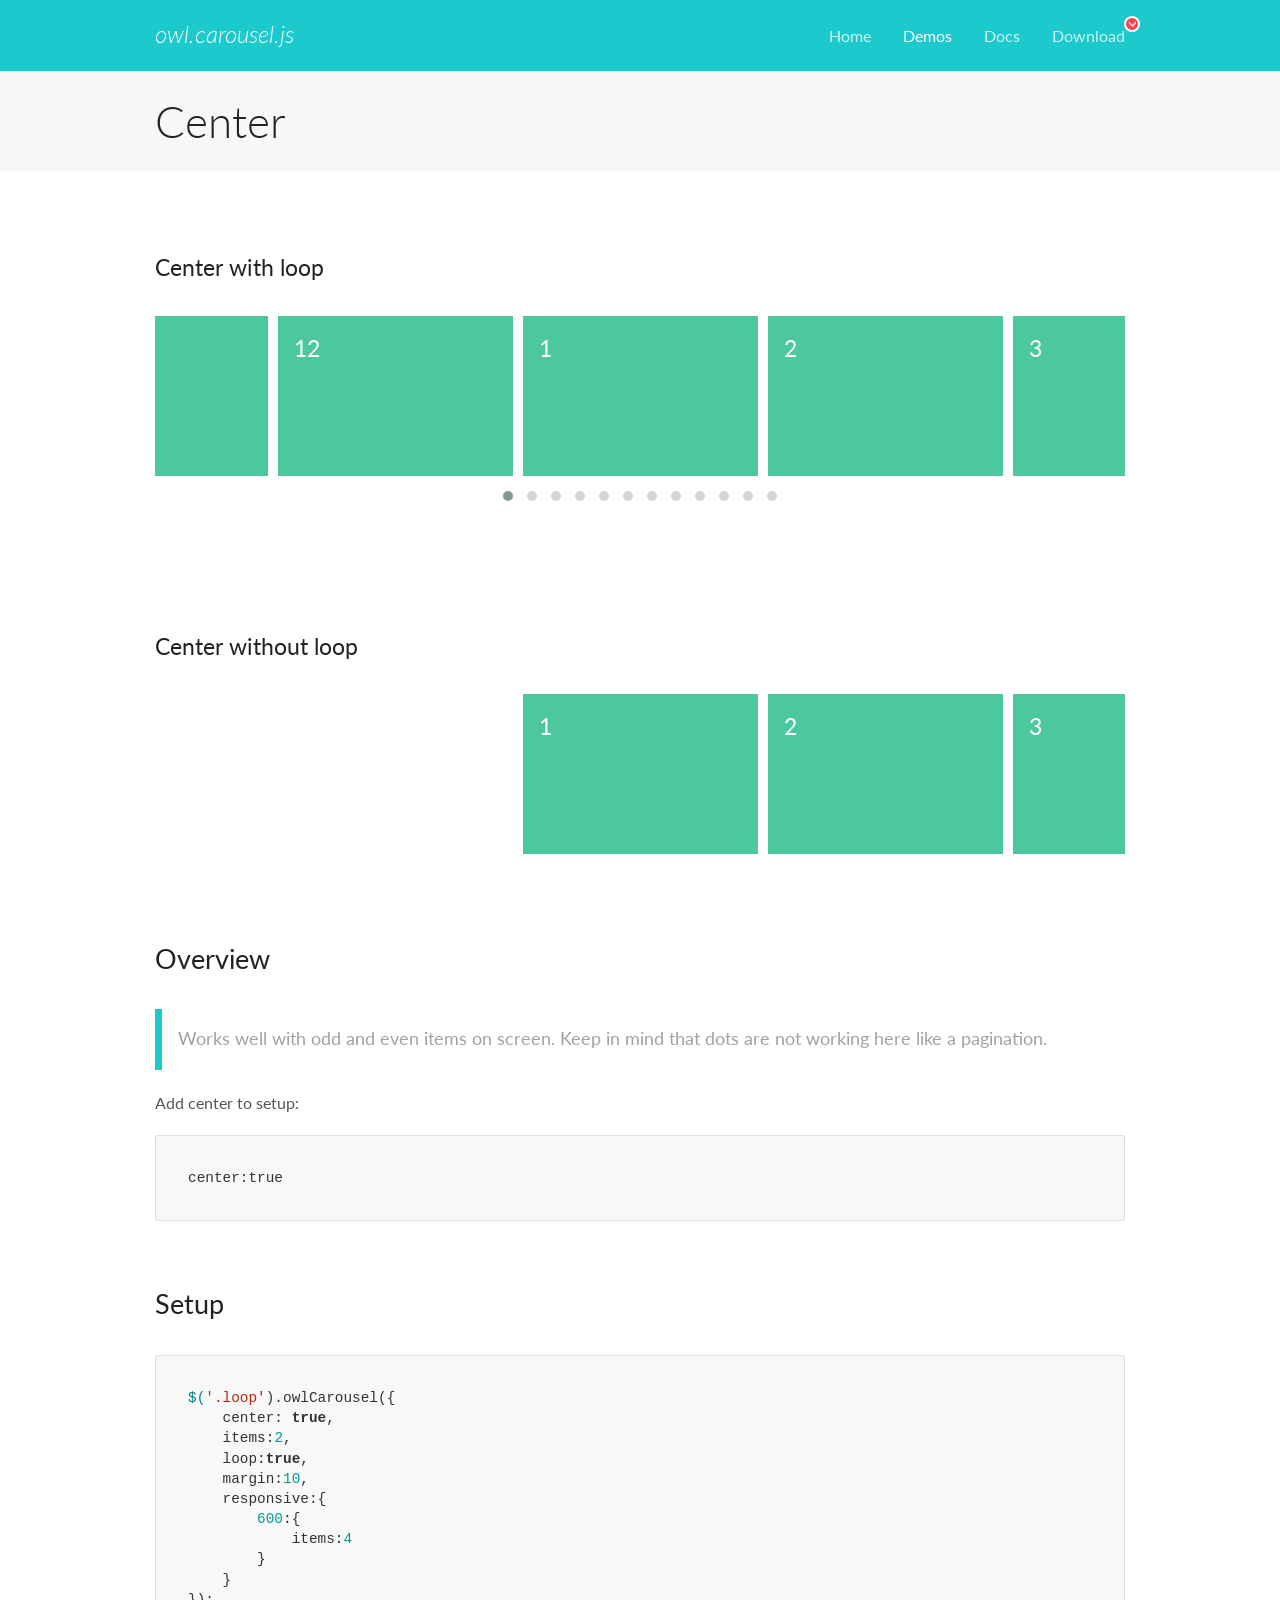
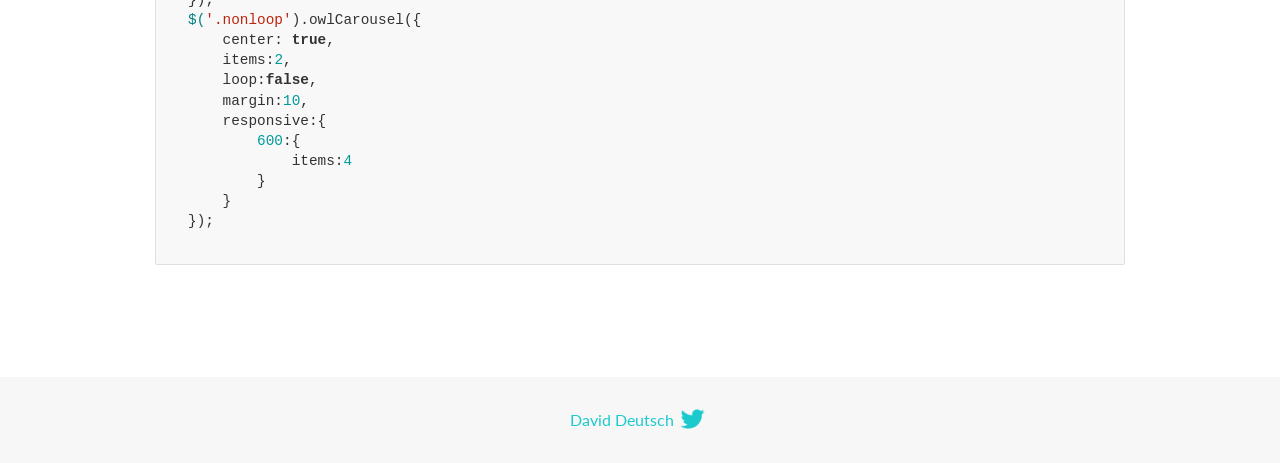
<file: public/OwlCarousel2-2.3.4/docs/demos/center.html>
<!DOCTYPE html>
<html lang="en">
  <head>

    <!-- head -->
    <meta charset="utf-8">
    <meta name="msapplication-tap-highlight" content="no" />
    <meta name="viewport" content="width=device-width, initial-scale=1.0" />
    <meta name="description" content="Center carousel">
    <meta name="author" content="David Deutsch">
    <title>
      Center Demo | Owl Carousel | 2.3.4
    </title>

    <!-- Stylesheets -->
    <link href='https://fonts.googleapis.com/css?family=Lato:300,400,700,400italic,300italic' rel='stylesheet' type='text/css'>
    <link rel="stylesheet" href="../assets/css/docs.theme.min.css">

    <!-- Owl Stylesheets -->
    <link rel="stylesheet" href="../assets/owlcarousel/assets/owl.carousel.min.css">
    <link rel="stylesheet" href="../assets/owlcarousel/assets/owl.theme.default.min.css">

    <!-- HTML5 shim and Respond.js IE8 support of HTML5 elements and media queries -->

    <!--[if lt IE 9]>
      <script src="https://oss.maxcdn.com/libs/html5shiv/3.7.0/html5shiv.js"></script>
      <script src="https://oss.maxcdn.com/libs/respond.js/1.3.0/respond.min.js"></script>
    <![endif]-->

    <!-- Favicons -->
    <link rel="apple-touch-icon-precomposed" sizes="144x144" href="../assets/ico/apple-touch-icon-144-precomposed.png">
    <link rel="shortcut icon" href="../assets/ico/favicon.png">
    <link rel="shortcut icon" href="favicon.ico">

    <!-- Yeah i know js should not be in header. Its required for demos.-->

    <!-- javascript -->
    <script src="../assets/vendors/jquery.min.js"></script>
    <script src="../assets/owlcarousel/owl.carousel.js"></script>
  </head>
  <body>

    <!-- header -->
    <header class="header">
      <div class="row">
        <div class="large-12 columns">
          <div class="brand left">
            <h3>
              <a href="/OwlCarousel2/">owl.carousel.js</a> 
            </h3>
          </div>
          <a id="toggle-nav" class="right">
            <span></span> <span></span> <span></span> 
          </a> 
          <div class="nav-bar">
            <ul class="clearfix">
              <li> <a href="/OwlCarousel2/index.html">Home</a>  </li>
              <li class="active">
                <a href="/OwlCarousel2/demos/demos.html">Demos</a> 
              </li>
              <li> <a href="/OwlCarousel2/docs/started-welcome.html">Docs</a>  </li>
              <li>
                <a href="https://github.com/OwlCarousel2/OwlCarousel2/archive/2.3.4.zip">Download</a> 
                <span class="download"></span> 
              </li>
            </ul>
          </div>
        </div>
      </div>
    </header>

    <!-- title -->
    <section class="title">
      <div class="row">
        <div class="large-12 columns">
          <h1>Center</h1>
        </div>
      </div>
    </section>

    <!--  Demos -->
    <section id="demos">
      <div class="row">
        <div class="large-12 columns">
          <h4 id="center-with-loop">Center with loop</h4>
          <div class="loop owl-carousel owl-theme">
            <div class="item">
              <h4>1</h4>
            </div>
            <div class="item">
              <h4>2</h4>
            </div>
            <div class="item">
              <h4>3</h4>
            </div>
            <div class="item">
              <h4>4</h4>
            </div>
            <div class="item">
              <h4>5</h4>
            </div>
            <div class="item">
              <h4>6</h4>
            </div>
            <div class="item">
              <h4>7</h4>
            </div>
            <div class="item">
              <h4>8</h4>
            </div>
            <div class="item">
              <h4>9</h4>
            </div>
            <div class="item">
              <h4>10</h4>
            </div>
            <div class="item">
              <h4>11</h4>
            </div>
            <div class="item">
              <h4>12</h4>
            </div>
          </div>
          <br>
          <h4 id="center-without-loop">Center without loop</h4>
          <div class="nonloop owl-carousel">
            <div class="item">
              <h4>1</h4>
            </div>
            <div class="item">
              <h4>2</h4>
            </div>
            <div class="item">
              <h4>3</h4>
            </div>
            <div class="item">
              <h4>4</h4>
            </div>
            <div class="item">
              <h4>5</h4>
            </div>
            <div class="item">
              <h4>6</h4>
            </div>
            <div class="item">
              <h4>7</h4>
            </div>
            <div class="item">
              <h4>8</h4>
            </div>
            <div class="item">
              <h4>9</h4>
            </div>
            <div class="item">
              <h4>10</h4>
            </div>
            <div class="item">
              <h4>11</h4>
            </div>
            <div class="item">
              <h4>12</h4>
            </div>
          </div>
          <h3 id="overview">Overview</h3>
          <blockquote>
            <p>Works well with odd and even items on screen. Keep in mind that dots are not working here like a pagination.</p>
          </blockquote>
          <p>Add center to setup:</p>
          <pre><code>center:true</code></pre>
          <h3 id="setup">Setup</h3>
          <pre><code>$(&#39;.loop&#39;).owlCarousel({
    center: true,
    items:2,
    loop:true,
    margin:10,
    responsive:{
        600:{
            items:4
        }
    }
});
$(&#39;.nonloop&#39;).owlCarousel({
    center: true,
    items:2,
    loop:false,
    margin:10,
    responsive:{
        600:{
            items:4
        }
    }
});</code></pre>
          <script>
            jQuery(document).ready(function($) {
              $('.loop').owlCarousel({
                center: true,
                items: 2,
                loop: true,
                margin: 10,
                responsive: {
                  600: {
                    items: 4
                  }
                }
              });
              $('.nonloop').owlCarousel({
                center: true,
                items: 2,
                loop: false,
                margin: 10,
                responsive: {
                  600: {
                    items: 4
                  }
                }
              });
            });
          </script>
        </div>
      </div>
    </section>

    <!-- footer -->
    <footer class="footer">
      <div class="row">
        <div class="large-12 columns">
          <h5>
            <a href="/OwlCarousel2/docs/support-contact.html">David Deutsch</a> 
            <a id="custom-tweet-button" href="https://twitter.com/share?url=https://github.com/OwlCarousel2/OwlCarousel2&text=Owl Carousel - This is so awesome! " target="_blank"></a> 
          </h5>
        </div>
      </div>
    </footer>

    <!-- vendors -->
    <script src="../assets/vendors/highlight.js"></script>
    <script src="../assets/js/app.js"></script>
  </body>
</html>
</file>
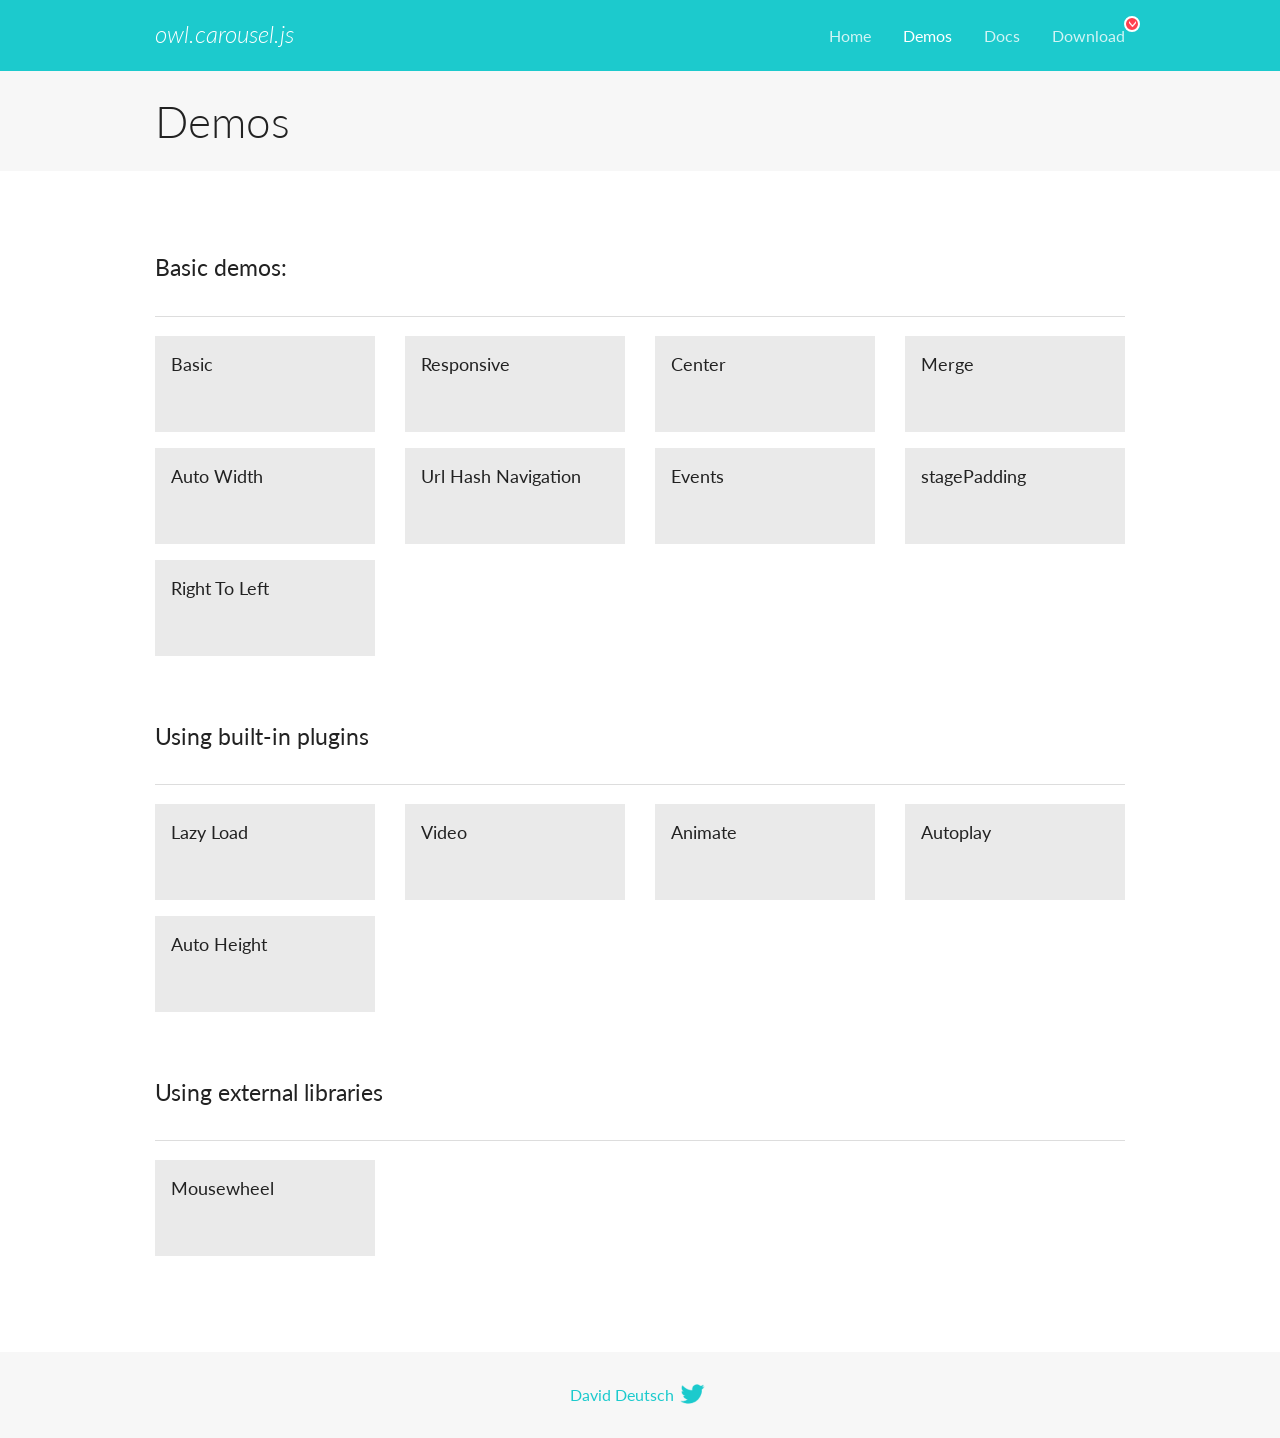
<file: public/OwlCarousel2-2.3.4/docs/demos/demos.html>
<!DOCTYPE html>
<html lang="en">
  <head>

    <!-- head -->
    <meta charset="utf-8">
    <meta name="msapplication-tap-highlight" content="no" />
    <meta name="viewport" content="width=device-width, initial-scale=1.0" />
    <meta name="description" content="A list of Owl Carousel examples.">
    <meta name="author" content="David Deutsch">
    <title>
      Demos | Owl Carousel | 2.3.4
    </title>

    <!-- Stylesheets -->
    <link href='https://fonts.googleapis.com/css?family=Lato:300,400,700,400italic,300italic' rel='stylesheet' type='text/css'>
    <link rel="stylesheet" href="../assets/css/docs.theme.min.css">

    <!-- Owl Stylesheets -->
    <link rel="stylesheet" href="../assets/owlcarousel/assets/owl.carousel.min.css">
    <link rel="stylesheet" href="../assets/owlcarousel/assets/owl.theme.default.min.css">

    <!-- HTML5 shim and Respond.js IE8 support of HTML5 elements and media queries -->

    <!--[if lt IE 9]>
      <script src="https://oss.maxcdn.com/libs/html5shiv/3.7.0/html5shiv.js"></script>
      <script src="https://oss.maxcdn.com/libs/respond.js/1.3.0/respond.min.js"></script>
    <![endif]-->

    <!-- Favicons -->
    <link rel="apple-touch-icon-precomposed" sizes="144x144" href="../assets/ico/apple-touch-icon-144-precomposed.png">
    <link rel="shortcut icon" href="../assets/ico/favicon.png">
    <link rel="shortcut icon" href="favicon.ico">

    <!-- Yeah i know js should not be in header. Its required for demos.-->

    <!-- javascript -->
    <script src="../assets/vendors/jquery.min.js"></script>
    <script src="../assets/owlcarousel/owl.carousel.js"></script>
  </head>
  <body>

    <!-- header -->
    <header class="header">
      <div class="row">
        <div class="large-12 columns">
          <div class="brand left">
            <h3>
              <a href="/OwlCarousel2/">owl.carousel.js</a> 
            </h3>
          </div>
          <a id="toggle-nav" class="right">
            <span></span> <span></span> <span></span> 
          </a> 
          <div class="nav-bar">
            <ul class="clearfix">
              <li> <a href="/OwlCarousel2/index.html">Home</a>  </li>
              <li class="active">
                <a href="/OwlCarousel2/demos/demos.html">Demos</a> 
              </li>
              <li> <a href="/OwlCarousel2/docs/started-welcome.html">Docs</a>  </li>
              <li>
                <a href="https://github.com/OwlCarousel2/OwlCarousel2/archive/2.3.4.zip">Download</a> 
                <span class="download"></span> 
              </li>
            </ul>
          </div>
        </div>
      </div>
    </header>

    <!-- title -->
    <section class="title">
      <div class="row">
        <div class="large-12 columns">
          <h1>Demos</h1>
        </div>
      </div>
    </section>

    <!--  Demos -->
    <section id="demos">
      <div class="row">
        <div class="large-12 columns">
          <h4 id="basic-demos-">Basic demos:</h4>
          <hr>
          <div class="demo-list">
            <div class="row">
              <div class="small-6 medium-4 large-3 columns">
                <a href="basic.html" class="demo-block">
                  <h5>Basic </h5>
                </a> 
              </div>
              <div class="small-6 medium-4 large-3 columns">
                <a href="responsive.html" class="demo-block">
                  <h5>Responsive </h5>
                </a> 
              </div>
              <div class="small-6 medium-4 large-3 columns">
                <a href="center.html" class="demo-block">
                  <h5>Center </h5>
                </a> 
              </div>
              <div class="small-6 medium-4 large-3 columns">
                <a href="merge.html" class="demo-block">
                  <h5>Merge </h5>
                </a> 
              </div>
              <div class="small-6 medium-4 large-3 columns">
                <a href="autowidth.html" class="demo-block">
                  <h5>Auto Width </h5>
                </a> 
              </div>
              <div class="small-6 medium-4 large-3 columns">
                <a href="urlhashnav.html" class="demo-block">
                  <h5>Url Hash Navigation </h5>
                </a> 
              </div>
              <div class="small-6 medium-4 large-3 columns">
                <a href="events.html" class="demo-block">
                  <h5>Events </h5>
                </a> 
              </div>
              <div class="small-6 medium-4 large-3 columns">
                <a href="stagepadding.html" class="demo-block">
                  <h5>stagePadding </h5>
                </a> 
              </div>
              <div class="small-6 medium-4 large-3 columns">
                <a href="rtl.html" class="demo-block">
                  <h5>Right To Left </h5>
                </a> 
              </div>
            </div>
          </div>
          <h4 id="using-built-in-plugins">Using built-in plugins</h4>
          <hr>
          <div class="demo-list">
            <div class="row">
              <div class="small-6 medium-4 large-3 columns">
                <a href="lazyLoad.html" class="demo-block">
                  <h5>Lazy Load </h5>
                </a> 
              </div>
              <div class="small-6 medium-4 large-3 columns">
                <a href="video.html" class="demo-block">
                  <h5>Video </h5>
                </a> 
              </div>
              <div class="small-6 medium-4 large-3 columns">
                <a href="animate.html" class="demo-block">
                  <h5>Animate </h5>
                </a> 
              </div>
              <div class="small-6 medium-4 large-3 columns">
                <a href="autoplay.html" class="demo-block">
                  <h5>Autoplay </h5>
                </a> 
              </div>
              <div class="small-6 medium-4 large-3 columns">
                <a href="autoheight.html" class="demo-block">
                  <h5>Auto Height </h5>
                </a> 
              </div>
            </div>
          </div>
          <h4 id="using-external-libraries">Using external libraries</h4>
          <hr>
          <div class="demo-list">
            <div class="row">
              <div class="small-6 medium-4 large-3 columns">
                <a href="mousewheel.html" class="demo-block">
                  <h5>Mousewheel </h5>
                </a> 
              </div>
            </div>
          </div>
        </div>
      </div>
    </section>

    <!-- footer -->
    <footer class="footer">
      <div class="row">
        <div class="large-12 columns">
          <h5>
            <a href="/OwlCarousel2/docs/support-contact.html">David Deutsch</a> 
            <a id="custom-tweet-button" href="https://twitter.com/share?url=https://github.com/OwlCarousel2/OwlCarousel2&text=Owl Carousel - This is so awesome! " target="_blank"></a> 
          </h5>
        </div>
      </div>
    </footer>

    <!-- vendors -->
    <script src="../assets/vendors/highlight.js"></script>
    <script src="../assets/js/app.js"></script>
  </body>
</html>
</file>
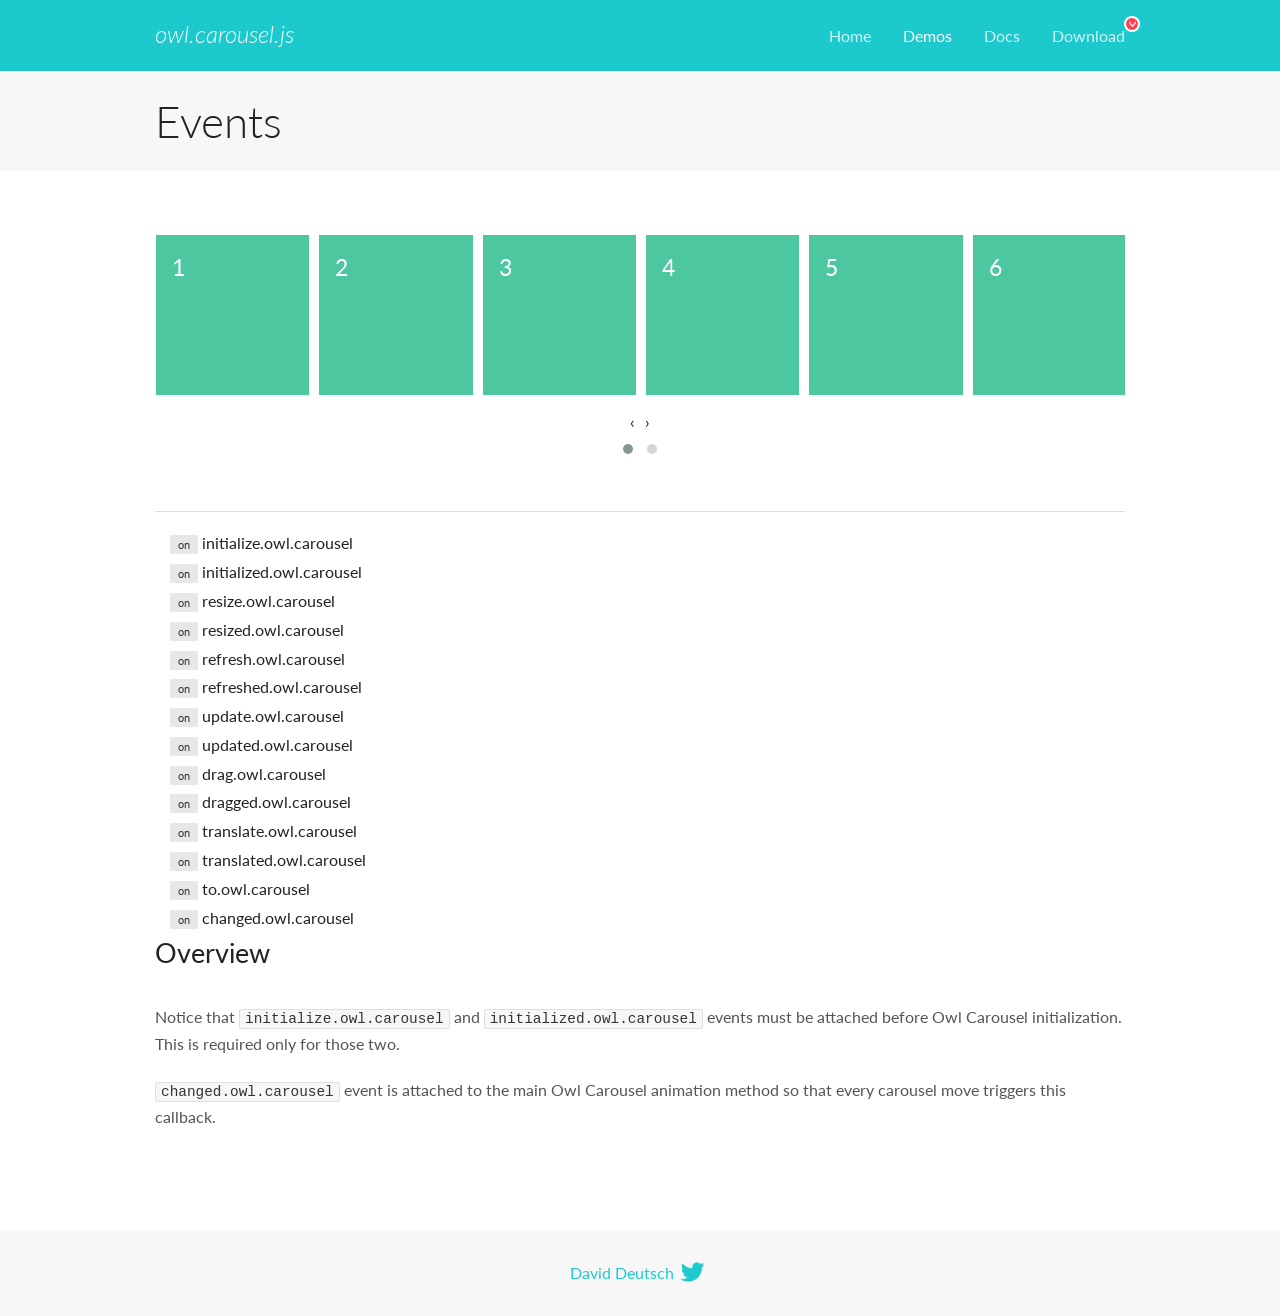
<file: public/OwlCarousel2-2.3.4/docs/demos/events.html>
<!DOCTYPE html>
<html lang="en">
  <head>

    <!-- head -->
    <meta charset="utf-8">
    <meta name="msapplication-tap-highlight" content="no" />
    <meta name="viewport" content="width=device-width, initial-scale=1.0" />
    <meta name="description" content="Events usage demo">
    <meta name="author" content="David Deutsch">
    <title>
      Events Demo | Owl Carousel | 2.3.4
    </title>

    <!-- Stylesheets -->
    <link href='https://fonts.googleapis.com/css?family=Lato:300,400,700,400italic,300italic' rel='stylesheet' type='text/css'>
    <link rel="stylesheet" href="../assets/css/docs.theme.min.css">

    <!-- Owl Stylesheets -->
    <link rel="stylesheet" href="../assets/owlcarousel/assets/owl.carousel.min.css">
    <link rel="stylesheet" href="../assets/owlcarousel/assets/owl.theme.default.min.css">

    <!-- HTML5 shim and Respond.js IE8 support of HTML5 elements and media queries -->

    <!--[if lt IE 9]>
      <script src="https://oss.maxcdn.com/libs/html5shiv/3.7.0/html5shiv.js"></script>
      <script src="https://oss.maxcdn.com/libs/respond.js/1.3.0/respond.min.js"></script>
    <![endif]-->

    <!-- Favicons -->
    <link rel="apple-touch-icon-precomposed" sizes="144x144" href="../assets/ico/apple-touch-icon-144-precomposed.png">
    <link rel="shortcut icon" href="../assets/ico/favicon.png">
    <link rel="shortcut icon" href="favicon.ico">

    <!-- Yeah i know js should not be in header. Its required for demos.-->

    <!-- javascript -->
    <script src="../assets/vendors/jquery.min.js"></script>
    <script src="../assets/owlcarousel/owl.carousel.js"></script>
  </head>
  <body>

    <!-- header -->
    <header class="header">
      <div class="row">
        <div class="large-12 columns">
          <div class="brand left">
            <h3>
              <a href="/OwlCarousel2/">owl.carousel.js</a> 
            </h3>
          </div>
          <a id="toggle-nav" class="right">
            <span></span> <span></span> <span></span> 
          </a> 
          <div class="nav-bar">
            <ul class="clearfix">
              <li> <a href="/OwlCarousel2/index.html">Home</a>  </li>
              <li class="active">
                <a href="/OwlCarousel2/demos/demos.html">Demos</a> 
              </li>
              <li> <a href="/OwlCarousel2/docs/started-welcome.html">Docs</a>  </li>
              <li>
                <a href="https://github.com/OwlCarousel2/OwlCarousel2/archive/2.3.4.zip">Download</a> 
                <span class="download"></span> 
              </li>
            </ul>
          </div>
        </div>
      </div>
    </header>

    <!-- title -->
    <section class="title">
      <div class="row">
        <div class="large-12 columns">
          <h1>Events</h1>
        </div>
      </div>
    </section>

    <!--  Demos -->
    <section id="demos">
      <div class="row">
        <div class="large-12 columns">
          <div class="owl-carousel owl-theme">
            <div class="item">
              <h4>1</h4>
            </div>
            <div class="item">
              <h4>2</h4>
            </div>
            <div class="item">
              <h4>3</h4>
            </div>
            <div class="item">
              <h4>4</h4>
            </div>
            <div class="item">
              <h4>5</h4>
            </div>
            <div class="item">
              <h4>6</h4>
            </div>
            <div class="item">
              <h4>7</h4>
            </div>
            <div class="item">
              <h4>8</h4>
            </div>
            <div class="item">
              <h4>9</h4>
            </div>
            <div class="item">
              <h4>10</h4>
            </div>
            <div class="item">
              <h4>11</h4>
            </div>
            <div class="item">
              <h4>12</h4>
            </div>
          </div>
          <hr>
          <div class="large-12 columns callbacks">
            <div><span class="label secondary initialize">on</span>  initialize.owl.carousel </div>
            <div><span class="label secondary initialized">on</span>  initialized.owl.carousel </div>
            <div><span class="label secondary resize">on</span>  resize.owl.carousel </div>
            <div><span class="label secondary resized">on</span>  resized.owl.carousel </div>
            <div><span class="label secondary refresh">on</span>  refresh.owl.carousel </div>
            <div><span class="label secondary refreshed">on</span>  refreshed.owl.carousel </div>
            <div><span class="label secondary update">on</span>  update.owl.carousel </div>
            <div><span class="label secondary updated">on</span>  updated.owl.carousel </div>
            <div><span class="label secondary drag">on</span>  drag.owl.carousel </div>
            <div><span class="label secondary dragged">on</span>  dragged.owl.carousel </div>
            <div><span class="label secondary translate">on</span>  translate.owl.carousel </div>
            <div><span class="label secondary translated">on</span>  translated.owl.carousel </div>
            <div><span class="label secondary to">on</span>  to.owl.carousel </div>
            <div><span class="label secondary changed">on</span>  changed.owl.carousel </div>
          </div>
          <h3 id="overview">Overview</h3>
          <p>Notice that <code>initialize.owl.carousel</code> and <code>initialized.owl.carousel</code> events must be attached before Owl Carousel initialization. This is required only for those two.</p>
          <p><code>changed.owl.carousel</code> event is attached to the main Owl Carousel animation method so that every carousel move triggers this callback.</p>
          <script>
            jQuery(document).ready(function($) {
              var owl = $('.owl-carousel');
              owl.on('initialize.owl.carousel initialized.owl.carousel ' +
                'initialize.owl.carousel initialize.owl.carousel ' +
                'resize.owl.carousel resized.owl.carousel ' +
                'refresh.owl.carousel refreshed.owl.carousel ' +
                'update.owl.carousel updated.owl.carousel ' +
                'drag.owl.carousel dragged.owl.carousel ' +
                'translate.owl.carousel translated.owl.carousel ' +
                'to.owl.carousel changed.owl.carousel',
                function(e) {
                  $('.' + e.type)
                    .removeClass('secondary')
                    .addClass('success');
                  window.setTimeout(function() {
                    $('.' + e.type)
                      .removeClass('success')
                      .addClass('secondary');
                  }, 500);
                });
              owl.owlCarousel({
                loop: true,
                nav: true,
                lazyLoad: true,
                margin: 10,
                video: true,
                responsive: {
                  0: {
                    items: 1
                  },
                  600: {
                    items: 3
                  },
                  960: {
                    items: 5,
                  },
                  1200: {
                    items: 6
                  }
                }
              });
            });
          </script>
        </div>
      </div>
    </section>

    <!-- footer -->
    <footer class="footer">
      <div class="row">
        <div class="large-12 columns">
          <h5>
            <a href="/OwlCarousel2/docs/support-contact.html">David Deutsch</a> 
            <a id="custom-tweet-button" href="https://twitter.com/share?url=https://github.com/OwlCarousel2/OwlCarousel2&text=Owl Carousel - This is so awesome! " target="_blank"></a> 
          </h5>
        </div>
      </div>
    </footer>

    <!-- vendors -->
    <script src="../assets/vendors/highlight.js"></script>
    <script src="../assets/js/app.js"></script>
  </body>
</html>
</file>
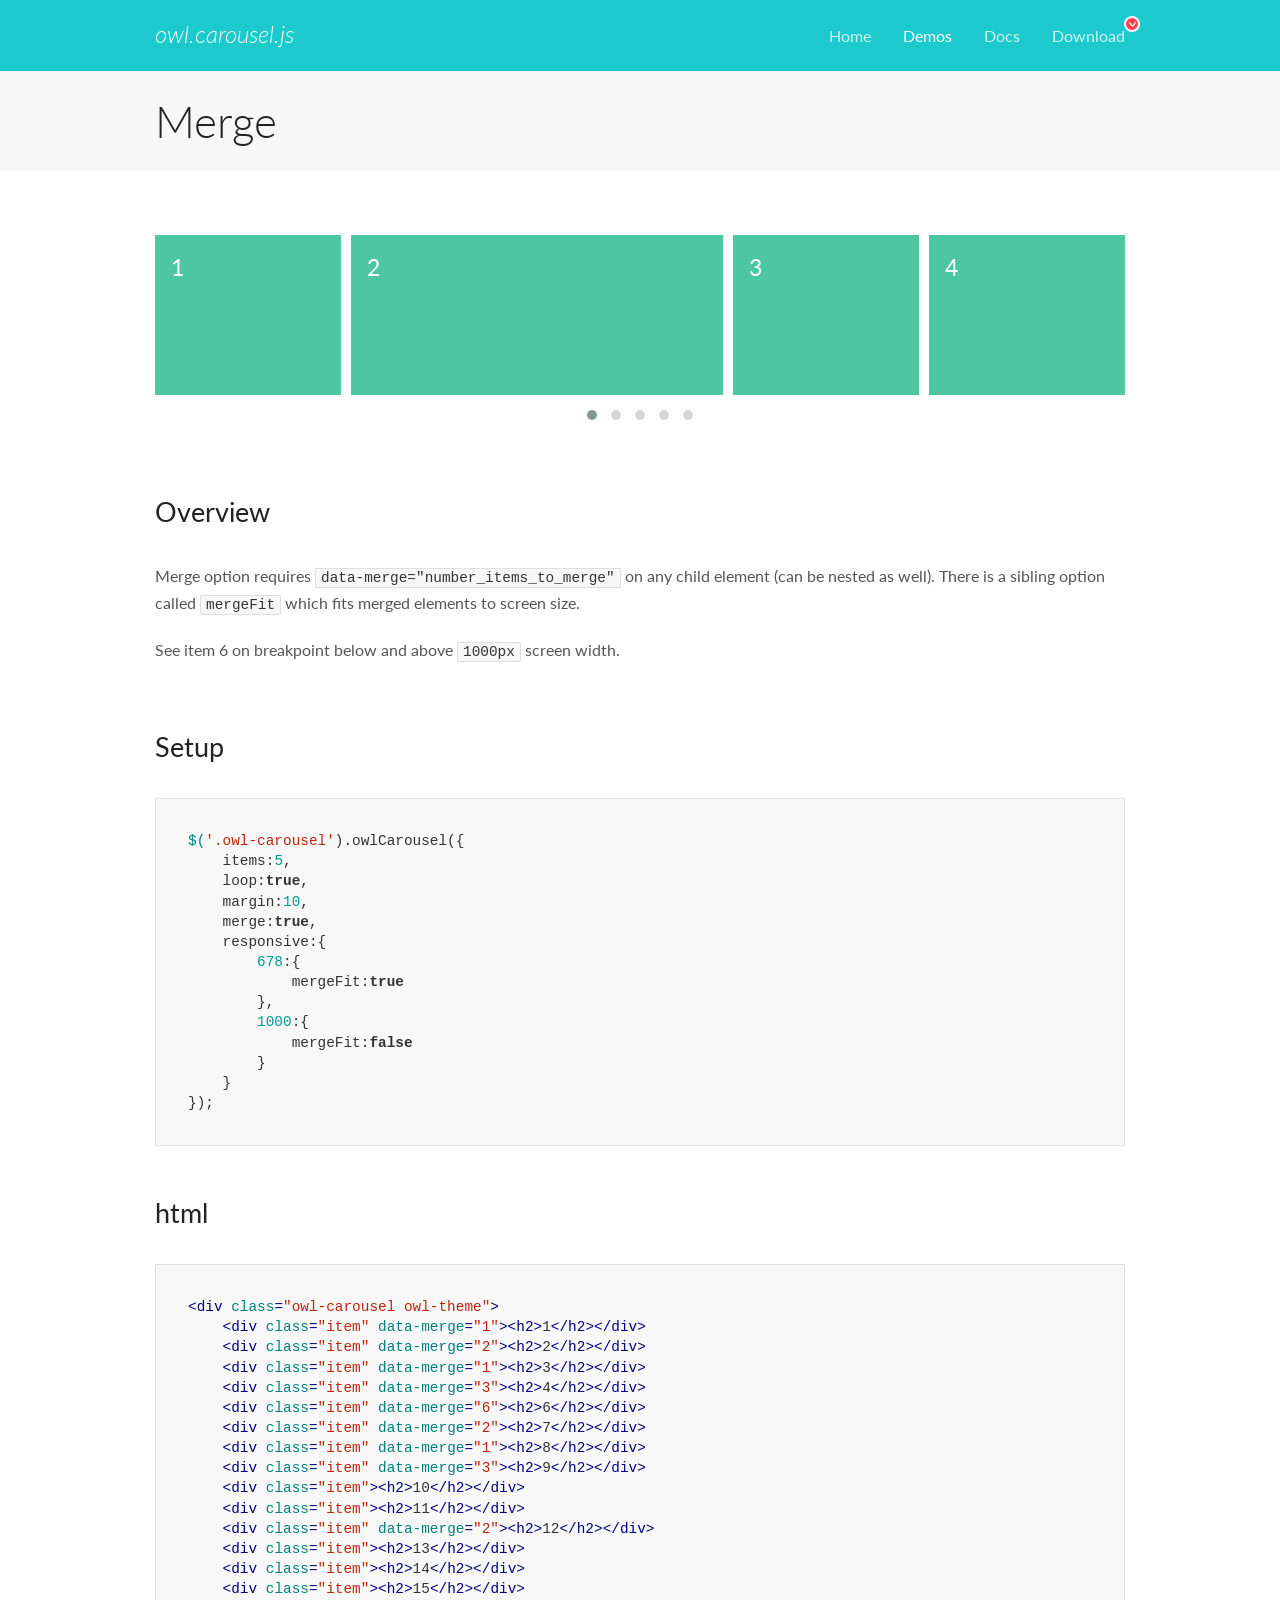
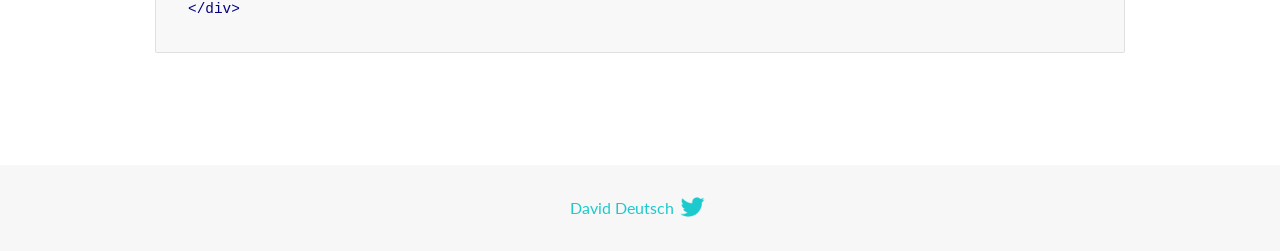
<file: public/OwlCarousel2-2.3.4/docs/demos/merge.html>
<!DOCTYPE html>
<html lang="en">
  <head>

    <!-- head -->
    <meta charset="utf-8">
    <meta name="msapplication-tap-highlight" content="no" />
    <meta name="viewport" content="width=device-width, initial-scale=1.0" />
    <meta name="description" content="Merge Items">
    <meta name="author" content="David Deutsch">
    <title>
      Merge Demo | Owl Carousel | 2.3.4
    </title>

    <!-- Stylesheets -->
    <link href='https://fonts.googleapis.com/css?family=Lato:300,400,700,400italic,300italic' rel='stylesheet' type='text/css'>
    <link rel="stylesheet" href="../assets/css/docs.theme.min.css">

    <!-- Owl Stylesheets -->
    <link rel="stylesheet" href="../assets/owlcarousel/assets/owl.carousel.min.css">
    <link rel="stylesheet" href="../assets/owlcarousel/assets/owl.theme.default.min.css">

    <!-- HTML5 shim and Respond.js IE8 support of HTML5 elements and media queries -->

    <!--[if lt IE 9]>
      <script src="https://oss.maxcdn.com/libs/html5shiv/3.7.0/html5shiv.js"></script>
      <script src="https://oss.maxcdn.com/libs/respond.js/1.3.0/respond.min.js"></script>
    <![endif]-->

    <!-- Favicons -->
    <link rel="apple-touch-icon-precomposed" sizes="144x144" href="../assets/ico/apple-touch-icon-144-precomposed.png">
    <link rel="shortcut icon" href="../assets/ico/favicon.png">
    <link rel="shortcut icon" href="favicon.ico">

    <!-- Yeah i know js should not be in header. Its required for demos.-->

    <!-- javascript -->
    <script src="../assets/vendors/jquery.min.js"></script>
    <script src="../assets/owlcarousel/owl.carousel.js"></script>
  </head>
  <body>

    <!-- header -->
    <header class="header">
      <div class="row">
        <div class="large-12 columns">
          <div class="brand left">
            <h3>
              <a href="/OwlCarousel2/">owl.carousel.js</a> 
            </h3>
          </div>
          <a id="toggle-nav" class="right">
            <span></span> <span></span> <span></span> 
          </a> 
          <div class="nav-bar">
            <ul class="clearfix">
              <li> <a href="/OwlCarousel2/index.html">Home</a>  </li>
              <li class="active">
                <a href="/OwlCarousel2/demos/demos.html">Demos</a> 
              </li>
              <li> <a href="/OwlCarousel2/docs/started-welcome.html">Docs</a>  </li>
              <li>
                <a href="https://github.com/OwlCarousel2/OwlCarousel2/archive/2.3.4.zip">Download</a> 
                <span class="download"></span> 
              </li>
            </ul>
          </div>
        </div>
      </div>
    </header>

    <!-- title -->
    <section class="title">
      <div class="row">
        <div class="large-12 columns">
          <h1>Merge</h1>
        </div>
      </div>
    </section>

    <!--  Demos -->
    <section id="demos">
      <div class="row">
        <div class="large-12 columns">
          <div class="owl-carousel owl-theme">
            <div class="item" data-merge="1">
              <h4>1</h4>
            </div>
            <div class="item" data-merge="2">
              <h4>2</h4>
            </div>
            <div class="item" data-merge="1">
              <h4>3</h4>
            </div>
            <div class="item" data-merge="3">
              <h4>4</h4>
            </div>
            <div class="item" data-merge="6">
              <h4>6</h4>
            </div>
            <div class="item" data-merge="2">
              <h4>7</h4>
            </div>
            <div class="item" data-merge="1">
              <h4>8</h4>
            </div>
            <div class="item" data-merge="3">
              <h4>9</h4>
            </div>
            <div class="item">
              <h4>10</h4>
            </div>
            <div class="item">
              <h4>11</h4>
            </div>
            <div class="item" data-merge="2">
              <h4>12</h4>
            </div>
            <div class="item">
              <h4>13</h4>
            </div>
            <div class="item">
              <h4>14</h4>
            </div>
            <div class="item">
              <h4>15</h4>
            </div>
          </div>
          <h3 id="overview">Overview</h3>
          <p>Merge option requires <code>data-merge=&quot;number_items_to_merge&quot;</code> on any child element (can be nested as well). There is a sibling option called <code>mergeFit</code> which fits merged elements to screen size. </p>
          <p>See item 6 on breakpoint below and above <code>1000px</code> screen width.</p>
          <h3 id="setup">Setup</h3>
          <pre><code>$(&#39;.owl-carousel&#39;).owlCarousel({
    items:5,
    loop:true,
    margin:10,
    merge:true,
    responsive:{
        678:{
            mergeFit:true
        },
        1000:{
            mergeFit:false
        }
    }
});</code></pre>
          <h3 id="html">html</h3>
          <pre><code>&lt;div class=&quot;owl-carousel owl-theme&quot;&gt;
    &lt;div class=&quot;item&quot; data-merge=&quot;1&quot;&gt;&lt;h2&gt;1&lt;/h2&gt;&lt;/div&gt;
    &lt;div class=&quot;item&quot; data-merge=&quot;2&quot;&gt;&lt;h2&gt;2&lt;/h2&gt;&lt;/div&gt;
    &lt;div class=&quot;item&quot; data-merge=&quot;1&quot;&gt;&lt;h2&gt;3&lt;/h2&gt;&lt;/div&gt;
    &lt;div class=&quot;item&quot; data-merge=&quot;3&quot;&gt;&lt;h2&gt;4&lt;/h2&gt;&lt;/div&gt;
    &lt;div class=&quot;item&quot; data-merge=&quot;6&quot;&gt;&lt;h2&gt;6&lt;/h2&gt;&lt;/div&gt;
    &lt;div class=&quot;item&quot; data-merge=&quot;2&quot;&gt;&lt;h2&gt;7&lt;/h2&gt;&lt;/div&gt;
    &lt;div class=&quot;item&quot; data-merge=&quot;1&quot;&gt;&lt;h2&gt;8&lt;/h2&gt;&lt;/div&gt;
    &lt;div class=&quot;item&quot; data-merge=&quot;3&quot;&gt;&lt;h2&gt;9&lt;/h2&gt;&lt;/div&gt;
    &lt;div class=&quot;item&quot;&gt;&lt;h2&gt;10&lt;/h2&gt;&lt;/div&gt;
    &lt;div class=&quot;item&quot;&gt;&lt;h2&gt;11&lt;/h2&gt;&lt;/div&gt;
    &lt;div class=&quot;item&quot; data-merge=&quot;2&quot;&gt;&lt;h2&gt;12&lt;/h2&gt;&lt;/div&gt;
    &lt;div class=&quot;item&quot;&gt;&lt;h2&gt;13&lt;/h2&gt;&lt;/div&gt;
    &lt;div class=&quot;item&quot;&gt;&lt;h2&gt;14&lt;/h2&gt;&lt;/div&gt;
    &lt;div class=&quot;item&quot;&gt;&lt;h2&gt;15&lt;/h2&gt;&lt;/div&gt;
&lt;/div&gt;</code></pre>
          <script>
            $(document).ready(function() {
              $('.owl-carousel').owlCarousel({
                items: 5,
                loop: true,
                margin: 10,
                merge: true,
                responsive: {
                  678: {
                    mergeFit: true
                  },
                  1000: {
                    mergeFit: false
                  }
                }
              });
            })
          </script>
        </div>
      </div>
    </section>

    <!-- footer -->
    <footer class="footer">
      <div class="row">
        <div class="large-12 columns">
          <h5>
            <a href="/OwlCarousel2/docs/support-contact.html">David Deutsch</a> 
            <a id="custom-tweet-button" href="https://twitter.com/share?url=https://github.com/OwlCarousel2/OwlCarousel2&text=Owl Carousel - This is so awesome! " target="_blank"></a> 
          </h5>
        </div>
      </div>
    </footer>

    <!-- vendors -->
    <script src="../assets/vendors/highlight.js"></script>
    <script src="../assets/js/app.js"></script>
  </body>
</html>
</file>
